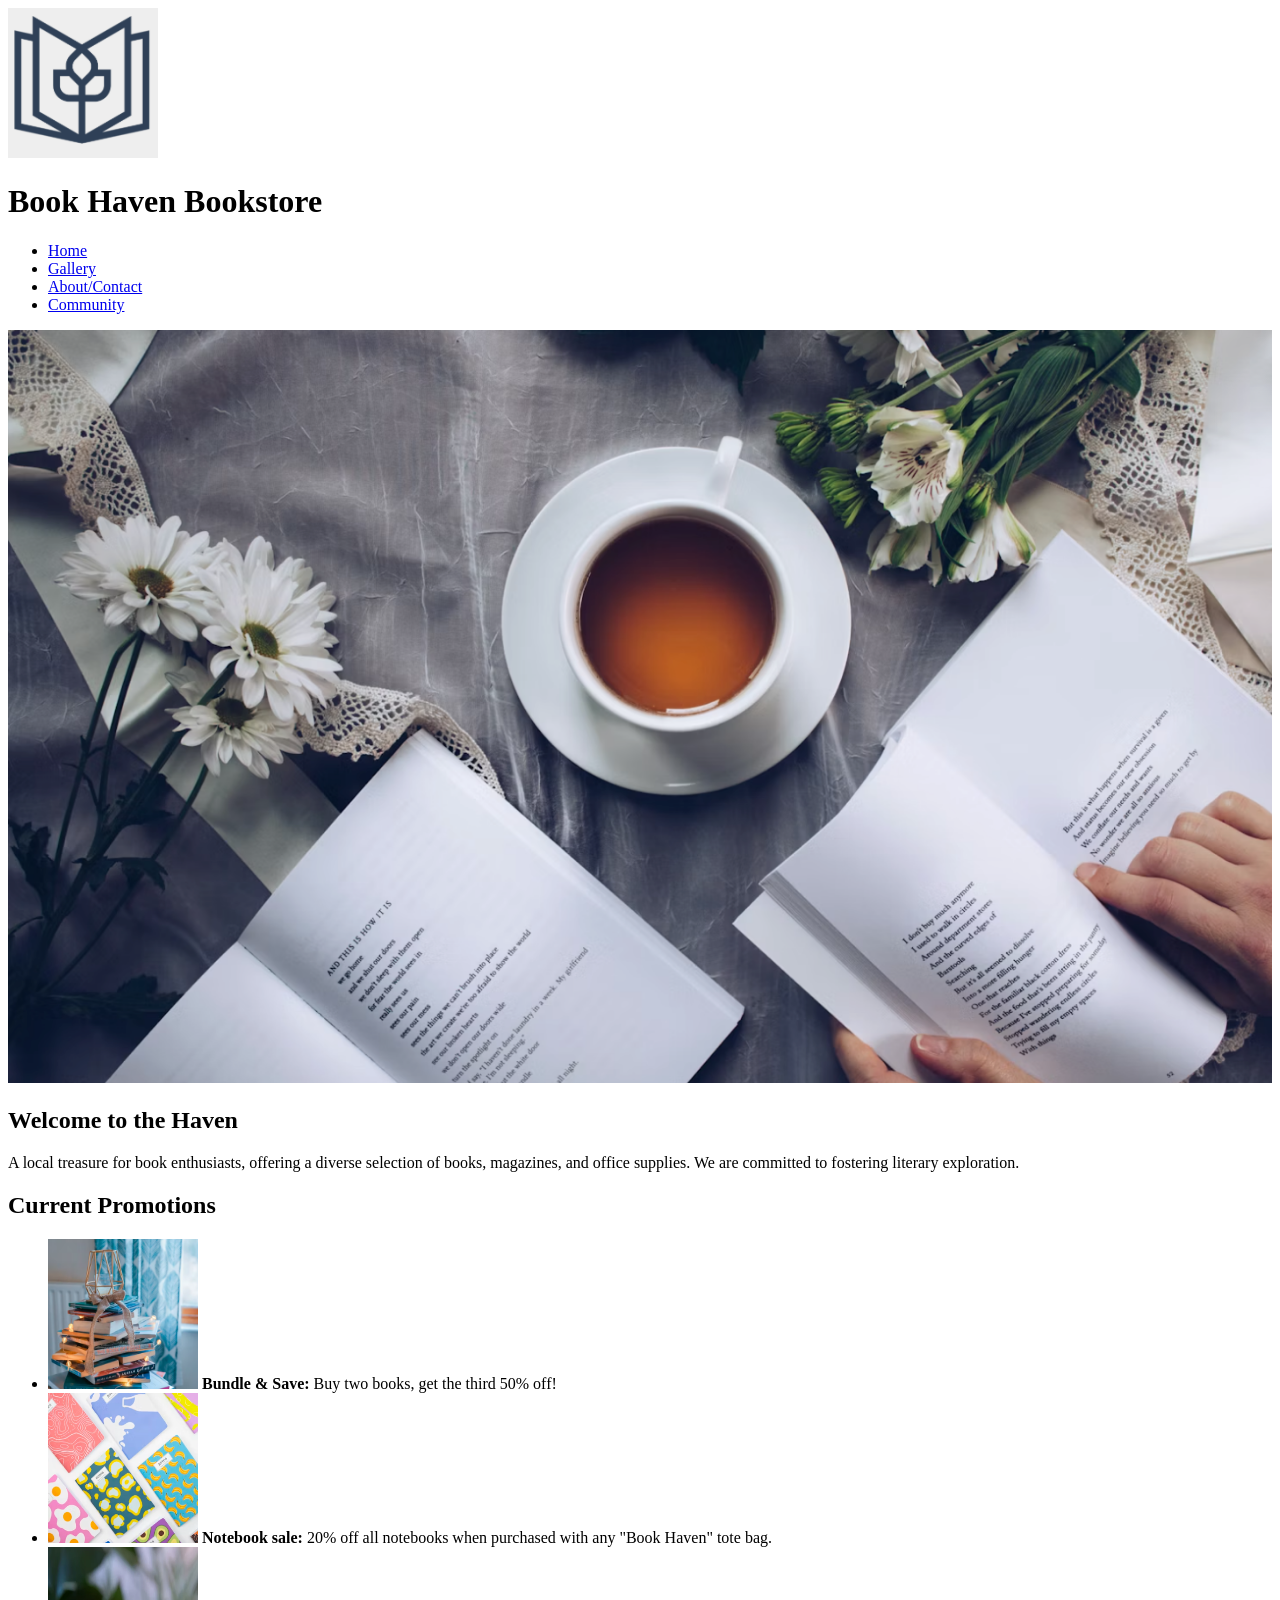
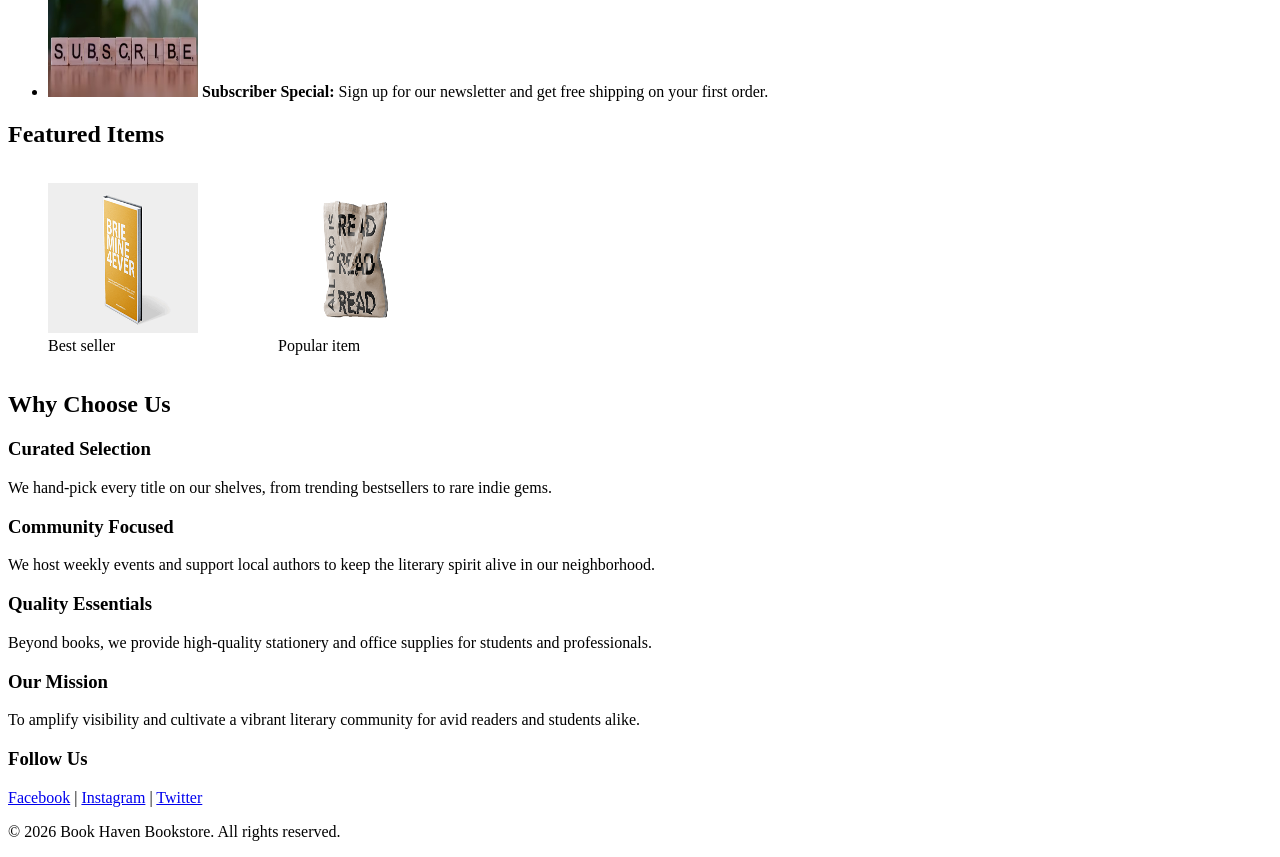
<file: touchstone_2.1/src/index.html>
<!doctype html>
<html lang="en">
  <head>
    <meta charset="UTF-8" />
    <title>Home - Book Haven Bookstore</title>
  </head>
  <body>
    <header>
      <img src="assets/shared/logo.png" alt="Logo" width="150" />
      <h1>Book Haven Bookstore</h1>
      <nav>
        <ul>
          <li><a href="index.html">Home</a></li>
          <li><a href="gallery.html">Gallery</a></li>
          <li><a href="about.html">About/Contact</a></li>
          <li><a href="community.html">Community</a></li>
        </ul>
      </nav>
    </header>

    <main>
      <section>
        <img src="assets/home/welcome.png" alt="Logo" width="100%" />
        <h2>Welcome to the Haven</h2>
        <p>
          A local treasure for book enthusiasts, offering a diverse selection of
          books, magazines, and office supplies. We are committed to fostering
          literary exploration.
        </p>
      </section>

      <section>
        <h2>Current Promotions</h2>
        <ul>
          <li>
            <img
              src="assets/home/bundle.png"
              alt="Logo"
              width="150"
              height="150"
            />
            <strong>Bundle & Save:</strong> Buy two books, get the third 50%
            off!
          </li>
          <li>
            <img
              src="assets/home/notebooks.png"
              alt="Logo"
              width="150"
              height="150"
            />
            <strong>Notebook sale:</strong> 20% off all notebooks when purchased
            with any "Book Haven" tote bag.
          </li>
          <li>
            <img
              src="assets/home/subscription.png"
              alt="Logo"
              width="150"
              height="150"
            />
            <strong>Subscriber Special:</strong> Sign up for our newsletter and
            get free shipping on your first order.
          </li>
        </ul>
      </section>

      <section>
        <h2>Featured Items</h2>
        <div style="display: flex">
          <figure>
            <img
              src="assets/gallery/book1.png"
              alt="book 1"
              width="150"
              height="150"
            />
            <figcaption>Best seller</figcaption>
          </figure>
          <figure>
            <img
              src="assets/gallery/toteBag.png"
              alt="All I Do Is Read Tote Bag"
              width="150"
              height="150"
            />
            <figcaption>Popular item</figcaption>
          </figure>
        </div>
      </section>

      <section>
        <h2>Why Choose Us</h2>
        <div>
          <h3>Curated Selection</h3>
          <p>
            We hand-pick every title on our shelves, from trending bestsellers
            to rare indie gems.
          </p>
        </div>
        <div>
          <h3>Community Focused</h3>
          <p>
            We host weekly events and support local authors to keep the literary
            spirit alive in our neighborhood.
          </p>
        </div>
        <div>
          <h3>Quality Essentials</h3>
          <p>
            Beyond books, we provide high-quality stationery and office supplies
            for students and professionals.
          </p>
        </div>
      </section>

      <section>
        <h3>Our Mission</h3>
        <p>
          To amplify visibility and cultivate a vibrant literary community for
          avid readers and students alike.
        </p>
      </section>
    </main>

    <footer>
      <section>
        <h3>Follow Us</h3>
        <p>
          <a href="https://facebook.com">Facebook</a> |
          <a href="https://instagram.com">Instagram</a> |
          <a href="https://twitter.com">Twitter</a>
        </p>
      </section>
      <p>&copy; 2026 Book Haven Bookstore. All rights reserved.</p>
    </footer>
  </body>
</html>
</file>
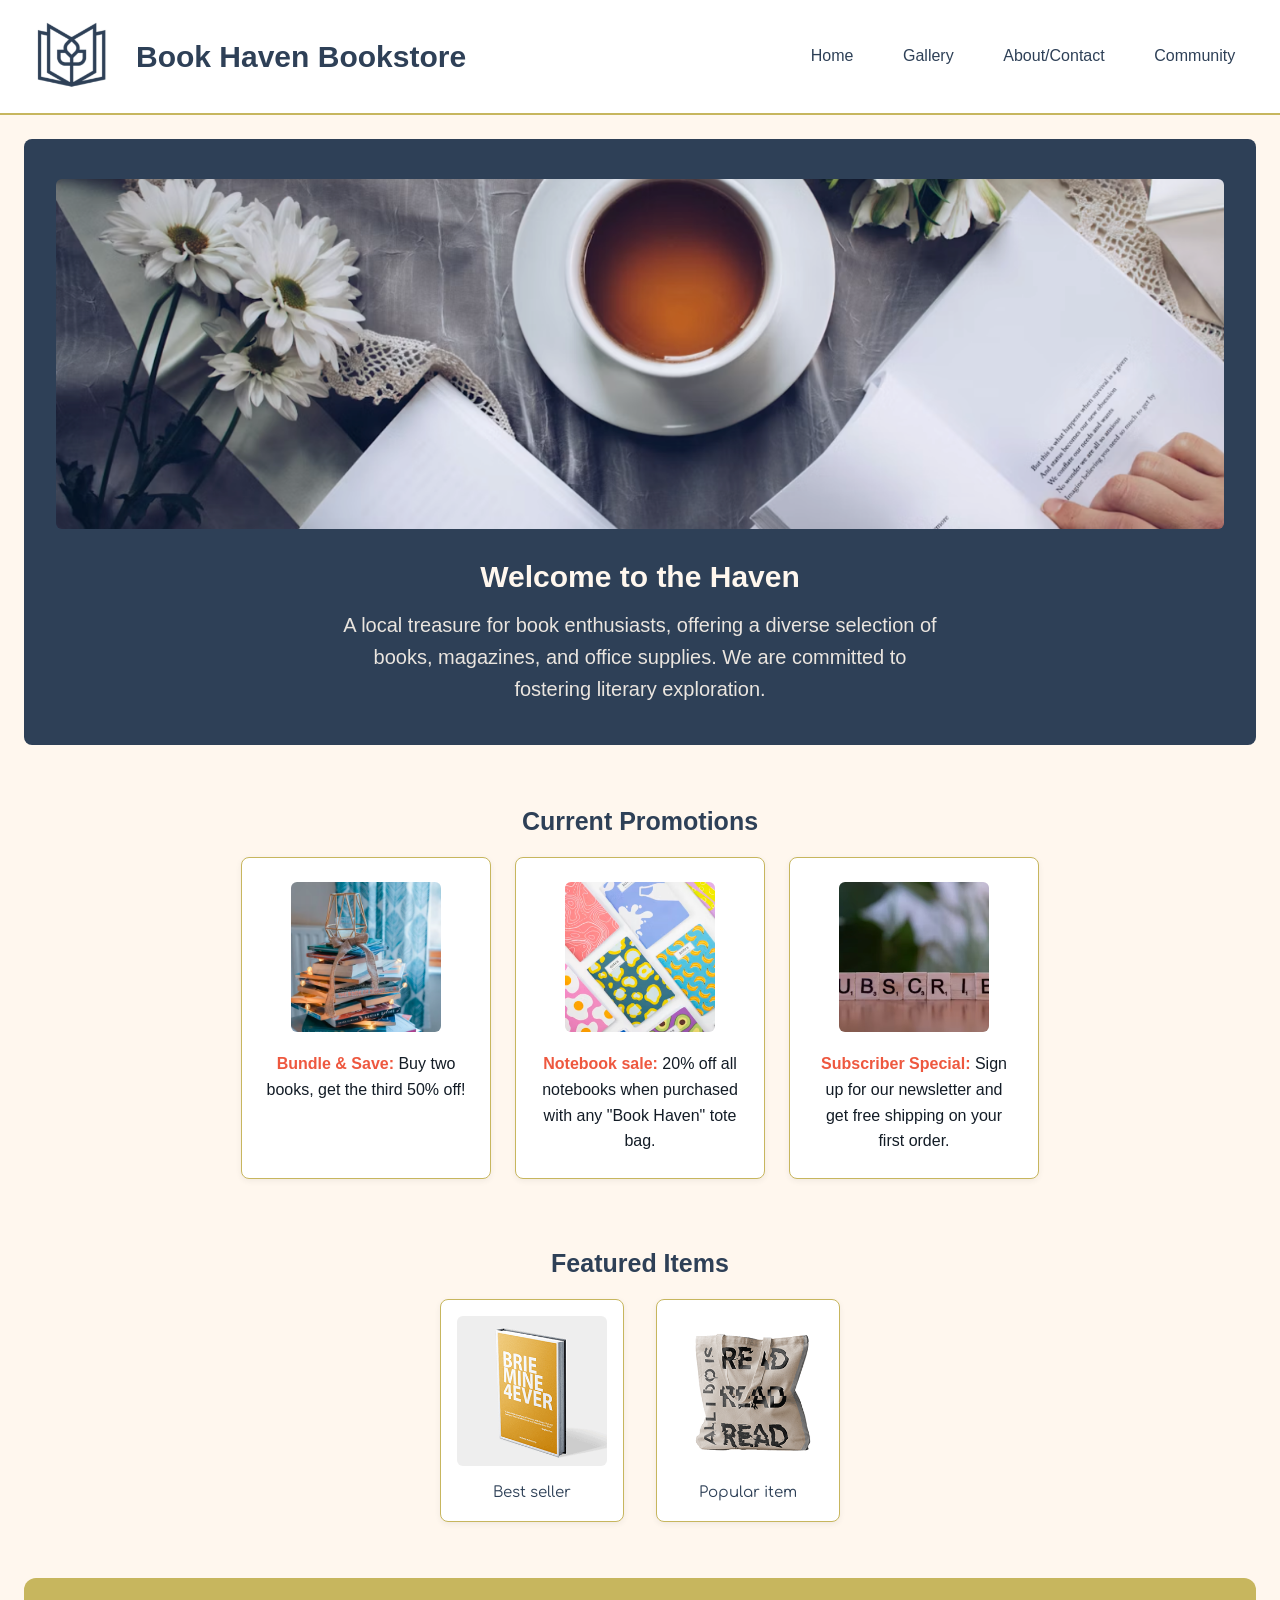
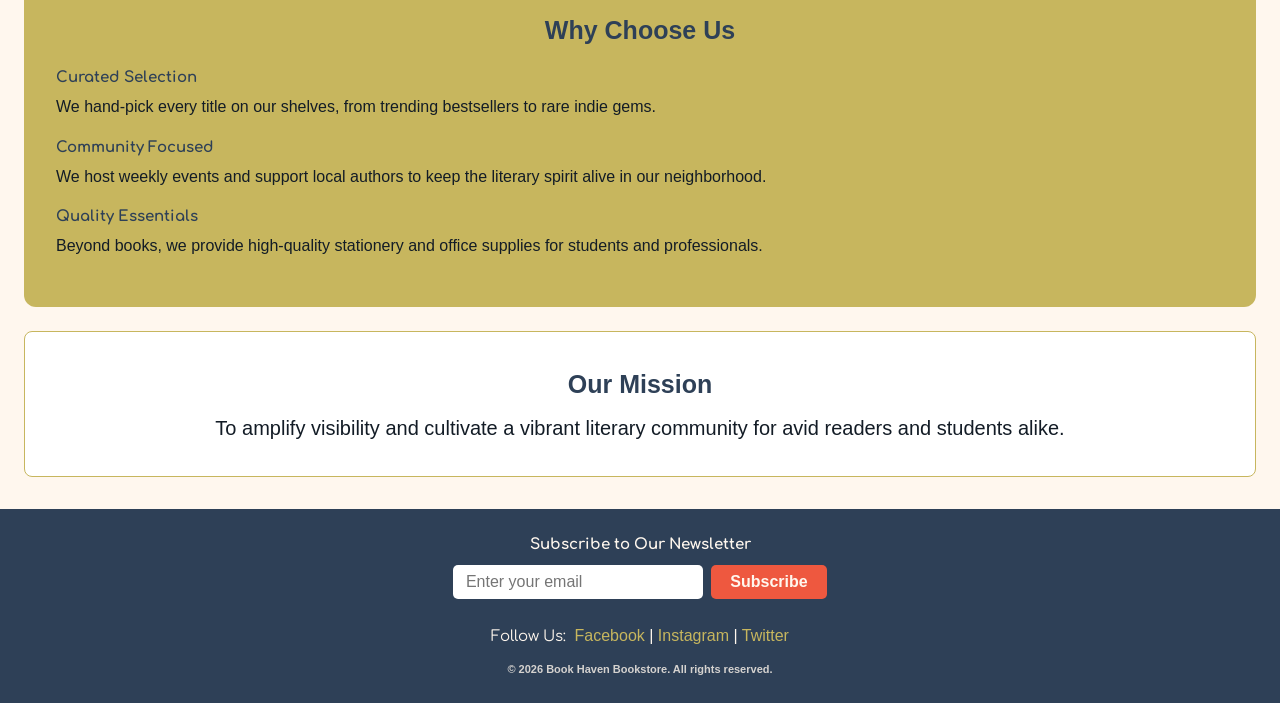
<file: touchstone_2.2/src/index.html>
<!doctype html>
<html lang="en">
  <head>
    <meta charset="UTF-8" />
    <meta name="viewport" content="width=device-width, initial-scale=1.0" />
    <title>Home - Book Haven Bookstore</title>
    <link rel="stylesheet" href="index.css" />
  </head>
  <body>
    <header class="site-header">
      <img src="assets/shared/logo.png" alt="Book Haven Bookstore logo" width="150" />
      <h1 class="site-title">Book Haven Bookstore</h1>
      <nav class="site-nav" aria-label="Main navigation">
        <ul class="nav-list">
          <li><a href="index.html" aria-current="page">Home</a></li>
          <li><a href="gallery.html">Gallery</a></li>
          <li><a href="about.html">About/Contact</a></li>
          <li><a href="community.html">Community</a></li>
        </ul>
      </nav>
    </header>

    <main>
      <section class="hero">
        <img src="assets/home/welcome.png" alt="Welcome banner for Book Haven Bookstore" width="100%" />
        <h2 class="hero-heading">Welcome to the Haven</h2>
        <p class="hero-text">
          A local treasure for book enthusiasts, offering a diverse selection of
          books, magazines, and office supplies. We are committed to fostering
          literary exploration.
        </p>
      </section>

      <section class="promotions">
        <h2 class="section-title">Current Promotions</h2>
        <ul class="promo-list">
          <li class="promo-card">
            <img
              src="assets/home/bundle.png"
              alt="Stack of bundled books"
              width="150"
              height="150"
            />
            <strong>Bundle & Save:</strong> Buy two books, get the third 50%
            off!
          </li>
          <li class="promo-card">
            <img
              src="assets/home/notebooks.png"
              alt="Assorted notebooks on display"
              width="150"
              height="150"
            />
            <strong>Notebook sale:</strong> 20% off all notebooks when purchased
            with any "Book Haven" tote bag.
          </li>
          <li class="promo-card">
            <img
              src="assets/home/subscription.png"
              alt="Newsletter subscription sign-up"
              width="150"
              height="150"
            />
            <strong>Subscriber Special:</strong> Sign up for our newsletter and
            get free shipping on your first order.
          </li>
        </ul>
      </section>

      <section class="featured">
        <h2 class="section-title">Featured Items</h2>
        <div class="featured-grid">
          <figure class="featured-card">
            <img
              src="assets/gallery/book1.png"
              alt="book 1"
              width="150"
              height="150"
            />
            <figcaption>Best seller</figcaption>
          </figure>
          <figure class="featured-card">
            <img
              src="assets/gallery/toteBag.png"
              alt="All I Do Is Read Tote Bag"
              width="150"
              height="150"
            />
            <figcaption>Popular item</figcaption>
          </figure>
        </div>
      </section>

      <section class="why-us">
        <h2 class="section-title">Why Choose Us</h2>
        <div class="why-us-item">
          <h3>Curated Selection</h3>
          <p>
            We hand-pick every title on our shelves, from trending bestsellers
            to rare indie gems.
          </p>
        </div>
        <div class="why-us-item">
          <h3>Community Focused</h3>
          <p>
            We host weekly events and support local authors to keep the literary
            spirit alive in our neighborhood.
          </p>
        </div>
        <div class="why-us-item">
          <h3>Quality Essentials</h3>
          <p>
            Beyond books, we provide high-quality stationery and office supplies
            for students and professionals.
          </p>
        </div>
      </section>

      <section class="mission">
        <h3 class="mission-heading">Our Mission</h3>
        <p class="mission-text">
          To amplify visibility and cultivate a vibrant literary community for
          avid readers and students alike.
        </p>
      </section>
    </main>

    <footer class="site-footer">
      <section class="footer-subscribe">
        <h3>Subscribe to Our Newsletter</h3>
        <form class="subscribe-form" action="#" method="post">
          <input type="email" name="email" placeholder="Enter your email" required />
          <button type="submit">Subscribe</button>
        </form>
      </section>
      <p class="footer-socials">
        <strong>Follow Us:</strong>
        <a href="https://facebook.com">Facebook</a> |
        <a href="https://instagram.com">Instagram</a> |
        <a href="https://twitter.com">Twitter</a>
      </p>
      <p class="footer-copy">&copy; 2026 Book Haven Bookstore. All rights reserved.</p>
    </footer>
  </body>
</html>
</file>
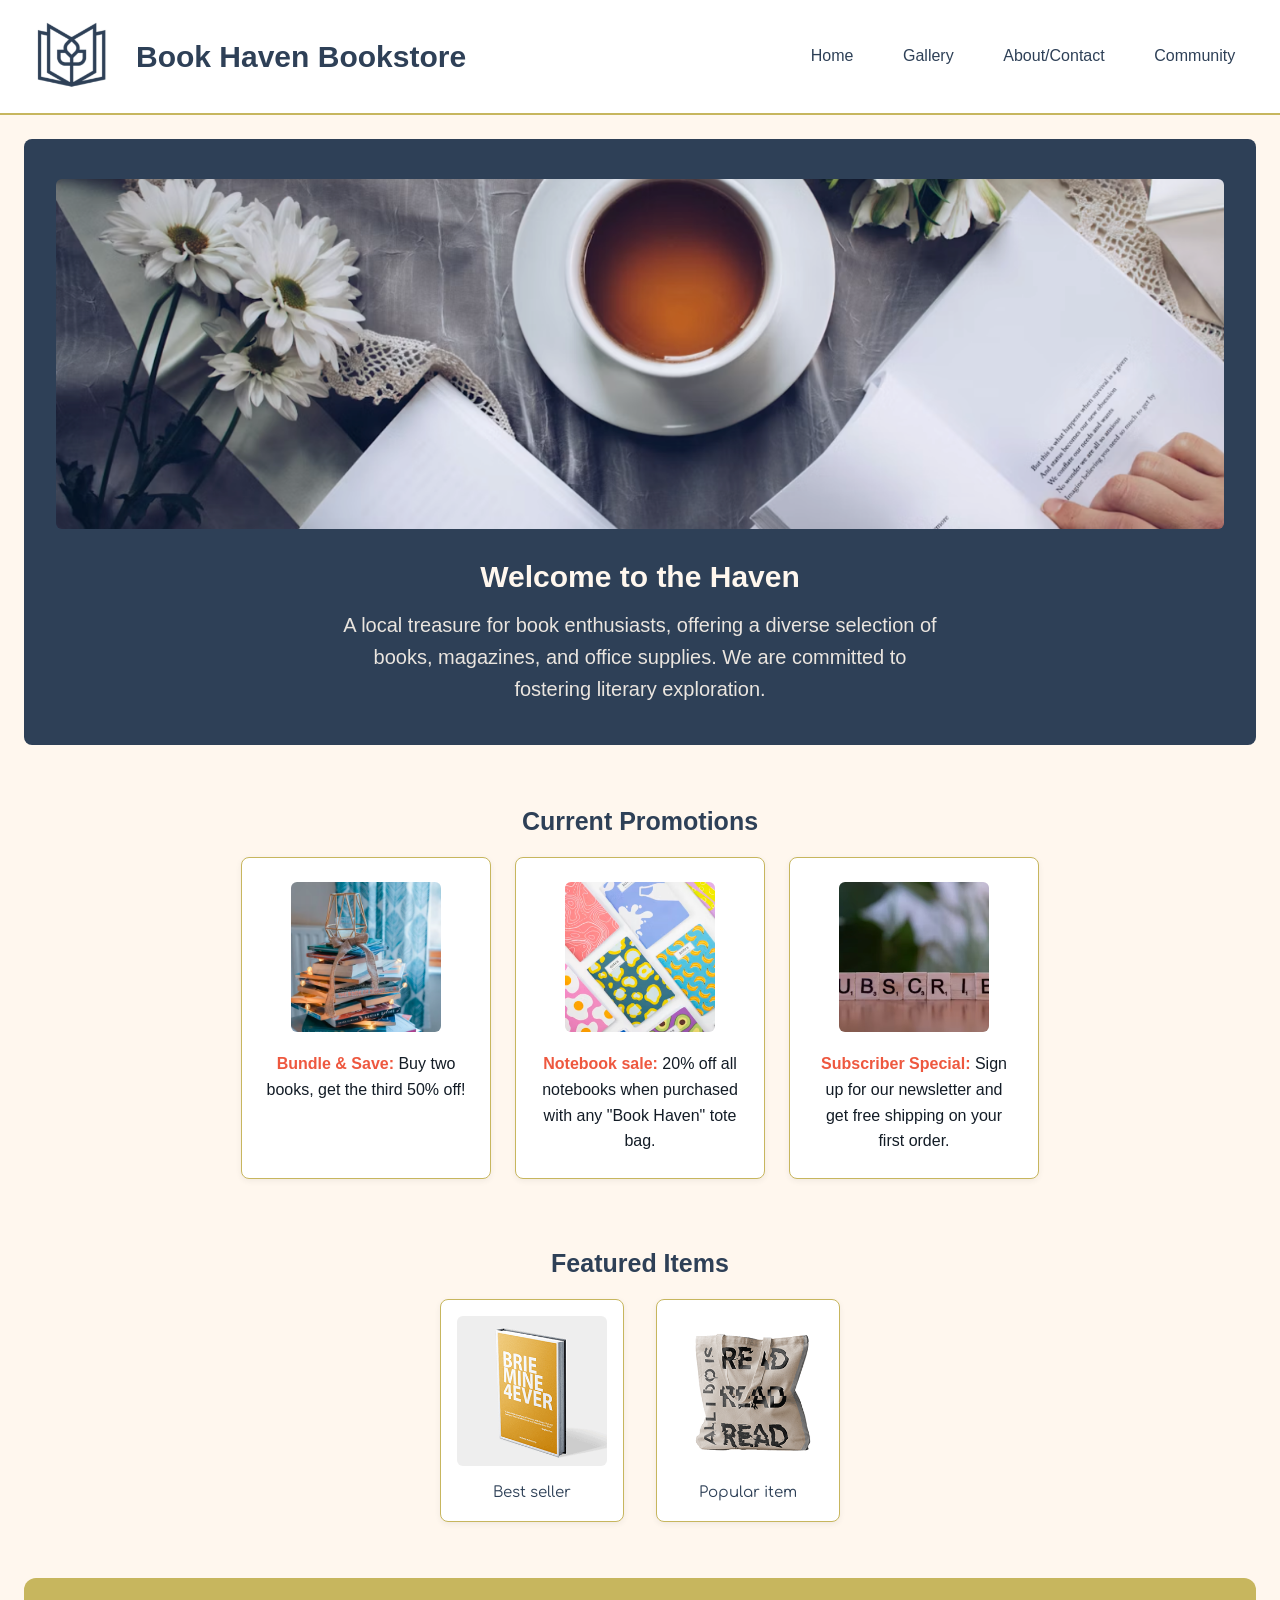
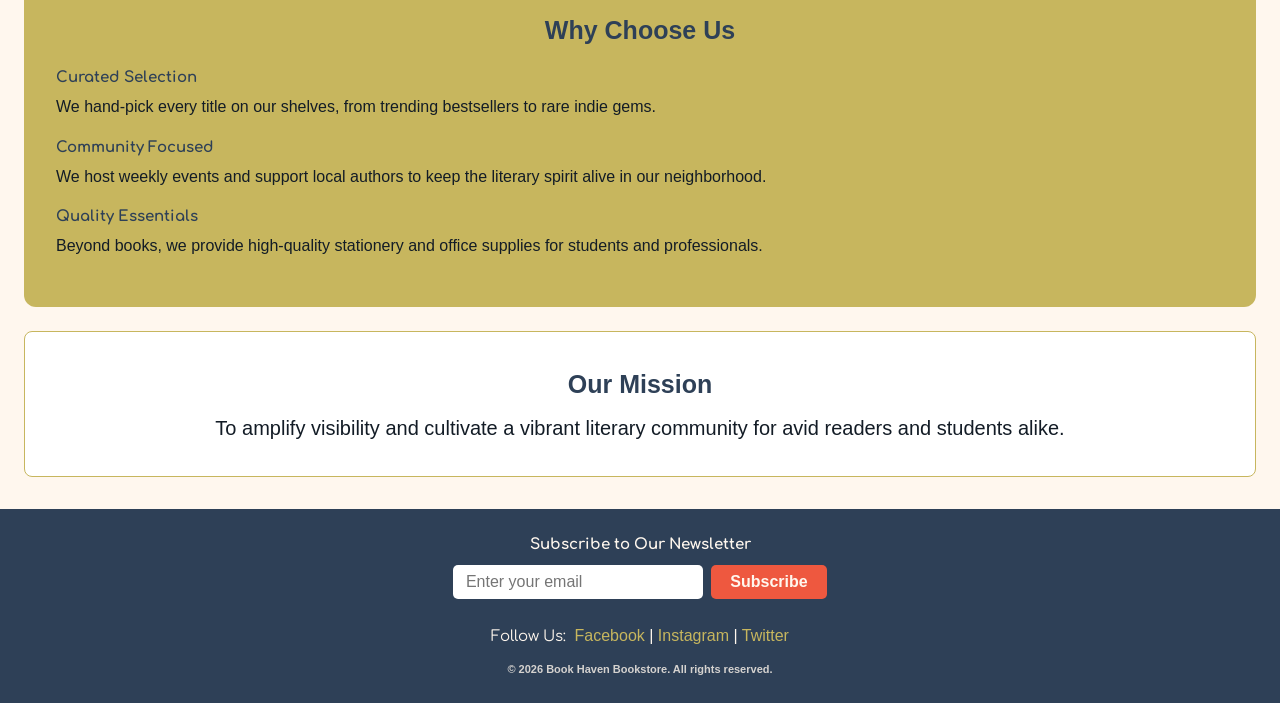
<file: touchstone_3.1/src/index.html>
<!doctype html>
<html lang="en">
  <head>
    <meta charset="UTF-8" />
    <meta name="viewport" content="width=device-width, initial-scale=1.0" />
    <title>Home - Book Haven Bookstore</title>
    <link rel="stylesheet" href="index.css" />
  </head>
  <body>
    <header class="site-header">
      <img src="assets/shared/logo.png" alt="Book Haven Bookstore logo" width="150" />
      <h1 class="site-title">Book Haven Bookstore</h1>
      <nav class="site-nav" aria-label="Main navigation">
        <ul class="nav-list">
          <li><a href="index.html" aria-current="page">Home</a></li>
          <li><a href="gallery.html">Gallery</a></li>
          <li><a href="about.html">About/Contact</a></li>
          <li><a href="community.html">Community</a></li>
        </ul>
      </nav>
    </header>

    <main>
      <section class="hero">
        <img src="assets/home/welcome.png" alt="Welcome banner for Book Haven Bookstore" width="100%" />
        <h2 class="hero-heading">Welcome to the Haven</h2>
        <p class="hero-text">
          A local treasure for book enthusiasts, offering a diverse selection of
          books, magazines, and office supplies. We are committed to fostering
          literary exploration.
        </p>
      </section>

      <section class="promotions">
        <h2 class="section-title">Current Promotions</h2>
        <ul class="promo-list">
          <li class="promo-card">
            <img
              src="assets/home/bundle.png"
              alt="Stack of bundled books"
              width="150"
              height="150"
            />
            <strong>Bundle & Save:</strong> Buy two books, get the third 50%
            off!
          </li>
          <li class="promo-card">
            <img
              src="assets/home/notebooks.png"
              alt="Assorted notebooks on display"
              width="150"
              height="150"
            />
            <strong>Notebook sale:</strong> 20% off all notebooks when purchased
            with any "Book Haven" tote bag.
          </li>
          <li class="promo-card">
            <img
              src="assets/home/subscription.png"
              alt="Newsletter subscription sign-up"
              width="150"
              height="150"
            />
            <strong>Subscriber Special:</strong> Sign up for our newsletter and
            get free shipping on your first order.
          </li>
        </ul>
      </section>

      <section class="featured">
        <h2 class="section-title">Featured Items</h2>
        <div class="featured-grid">
          <figure class="featured-card">
            <img
              src="assets/gallery/book1.png"
              alt="book 1"
              width="150"
              height="150"
            />
            <figcaption>Best seller</figcaption>
          </figure>
          <figure class="featured-card">
            <img
              src="assets/gallery/toteBag.png"
              alt="All I Do Is Read Tote Bag"
              width="150"
              height="150"
            />
            <figcaption>Popular item</figcaption>
          </figure>
        </div>
      </section>

      <section class="why-us">
        <h2 class="section-title">Why Choose Us</h2>
        <div class="why-us-item">
          <h3>Curated Selection</h3>
          <p>
            We hand-pick every title on our shelves, from trending bestsellers
            to rare indie gems.
          </p>
        </div>
        <div class="why-us-item">
          <h3>Community Focused</h3>
          <p>
            We host weekly events and support local authors to keep the literary
            spirit alive in our neighborhood.
          </p>
        </div>
        <div class="why-us-item">
          <h3>Quality Essentials</h3>
          <p>
            Beyond books, we provide high-quality stationery and office supplies
            for students and professionals.
          </p>
        </div>
      </section>

      <section class="mission">
        <h3 class="mission-heading">Our Mission</h3>
        <p class="mission-text">
          To amplify visibility and cultivate a vibrant literary community for
          avid readers and students alike.
        </p>
      </section>
    </main>

    <footer class="site-footer">
      <section class="footer-subscribe">
        <h3>Subscribe to Our Newsletter</h3>
        <form class="subscribe-form" action="#" method="post">
          <input type="email" name="email" placeholder="Enter your email" required />
          <button type="submit">Subscribe</button>
        </form>
      </section>
      <p class="footer-socials">
        <strong>Follow Us:</strong>
        <a href="https://facebook.com">Facebook</a> |
        <a href="https://instagram.com">Instagram</a> |
        <a href="https://twitter.com">Twitter</a>
      </p>
      <p class="footer-copy">&copy; 2026 Book Haven Bookstore. All rights reserved.</p>
    </footer>
    <script>
      document.querySelector(".subscribe-form").addEventListener("submit", function (e) {
        e.preventDefault();
        alert("Thank you for subscribing.");
      });
    </script>
  </body>
</html>
</file>
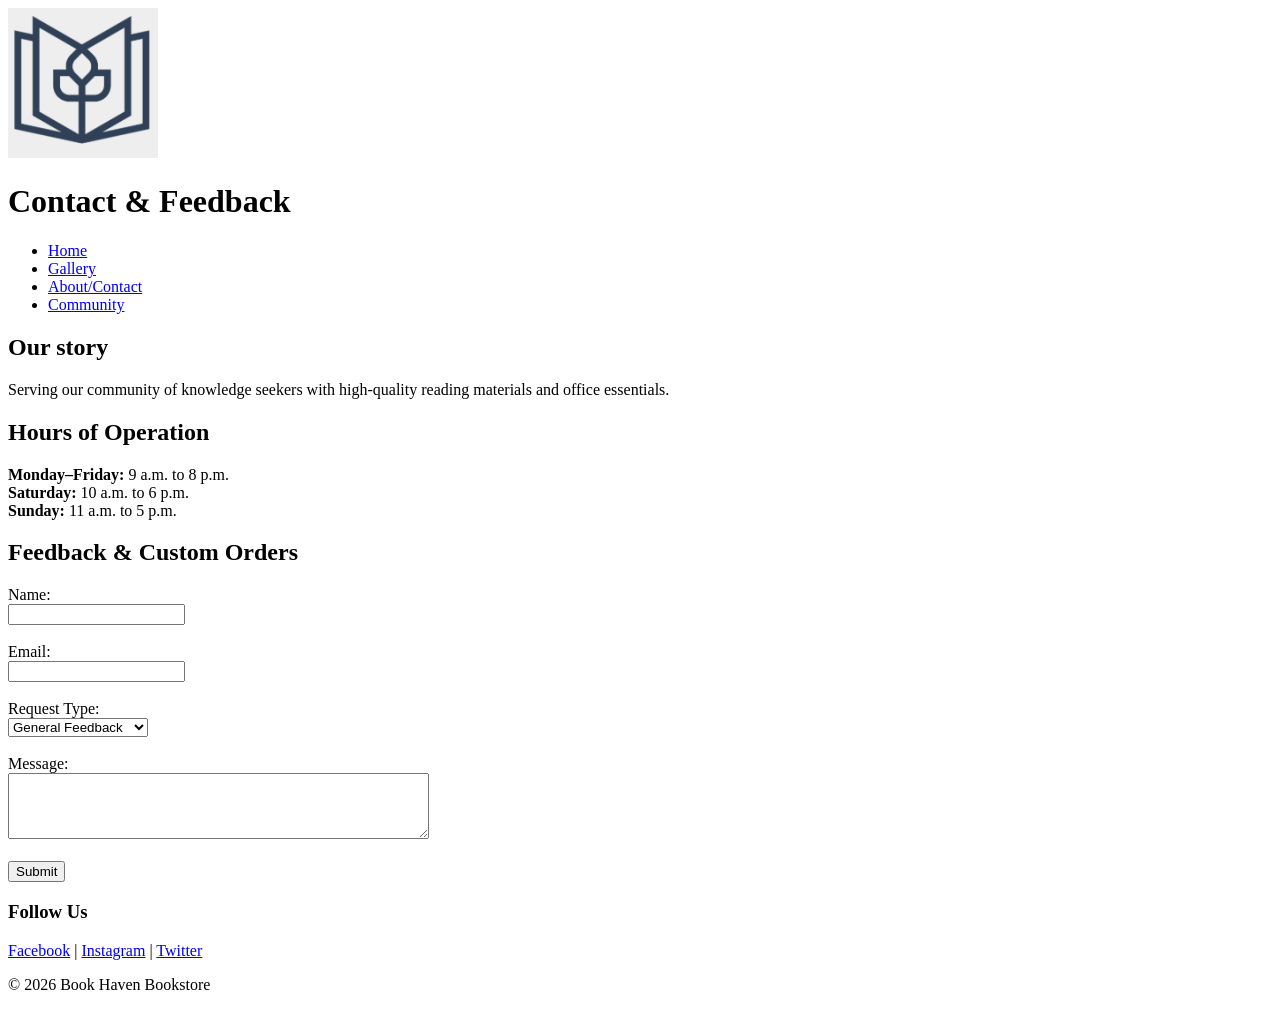
<file: touchstone_2.1/src/about.html>
<!doctype html>
<html lang="en">
  <head>
    <meta charset="UTF-8" />
    <title>Contact Us - Book Haven Bookstore</title>
  </head>
  <body>
    <header>
      <img src="assets/shared/logo.png" alt="Logo" width="150" />
      <h1>Contact & Feedback</h1>
      <nav>
        <ul>
          <li><a href="index.html">Home</a></li>
          <li><a href="gallery.html">Gallery</a></li>
          <li><a href="about.html">About/Contact</a></li>
          <li><a href="community.html">Community</a></li>
        </ul>
      </nav>
    </header>

    <main>
      <section>
        <h2>Our story</h2>
        <p>
          Serving our community of knowledge seekers with high-quality reading
          materials and office essentials.
        </p>
      </section>
      <section>
        <h2>Hours of Operation</h2>
        <p>
          <strong>Monday–Friday:</strong> 9 a.m. to 8 p.m.<br />
          <strong>Saturday:</strong> 10 a.m. to 6 p.m.<br />
          <strong>Sunday:</strong> 11 a.m. to 5 p.m.
        </p>
      </section>

      <section>
        <h2>Feedback & Custom Orders</h2>
        <form action="#" method="post">
          <label for="name">Name:</label><br />
          <input type="text" id="name" name="name" required /><br /><br />

          <label for="email">Email:</label><br />
          <input type="email" id="email" name="email" required /><br /><br />

          <label for="request_type">Request Type:</label><br />
          <select id="request_type" name="request_type">
            <option value="feedback">General Feedback</option>
            <option value="order">Custom Book Order</option></select
          ><br /><br />

          <label for="message">Message:</label><br />
          <textarea id="message" name="message" rows="4" cols="50"></textarea
          ><br /><br />

          <input type="submit" value="Submit" />
        </form>
      </section>
    </main>

    <footer>
      <section>
        <h3>Follow Us</h3>
        <p>
          <a href="https://facebook.com">Facebook</a> |
          <a href="https://instagram.com">Instagram</a> |
          <a href="https://twitter.com">Twitter</a>
        </p>
      </section>
      <p>&copy; 2026 Book Haven Bookstore</p>
    </footer>
  </body>
</html>
</file>
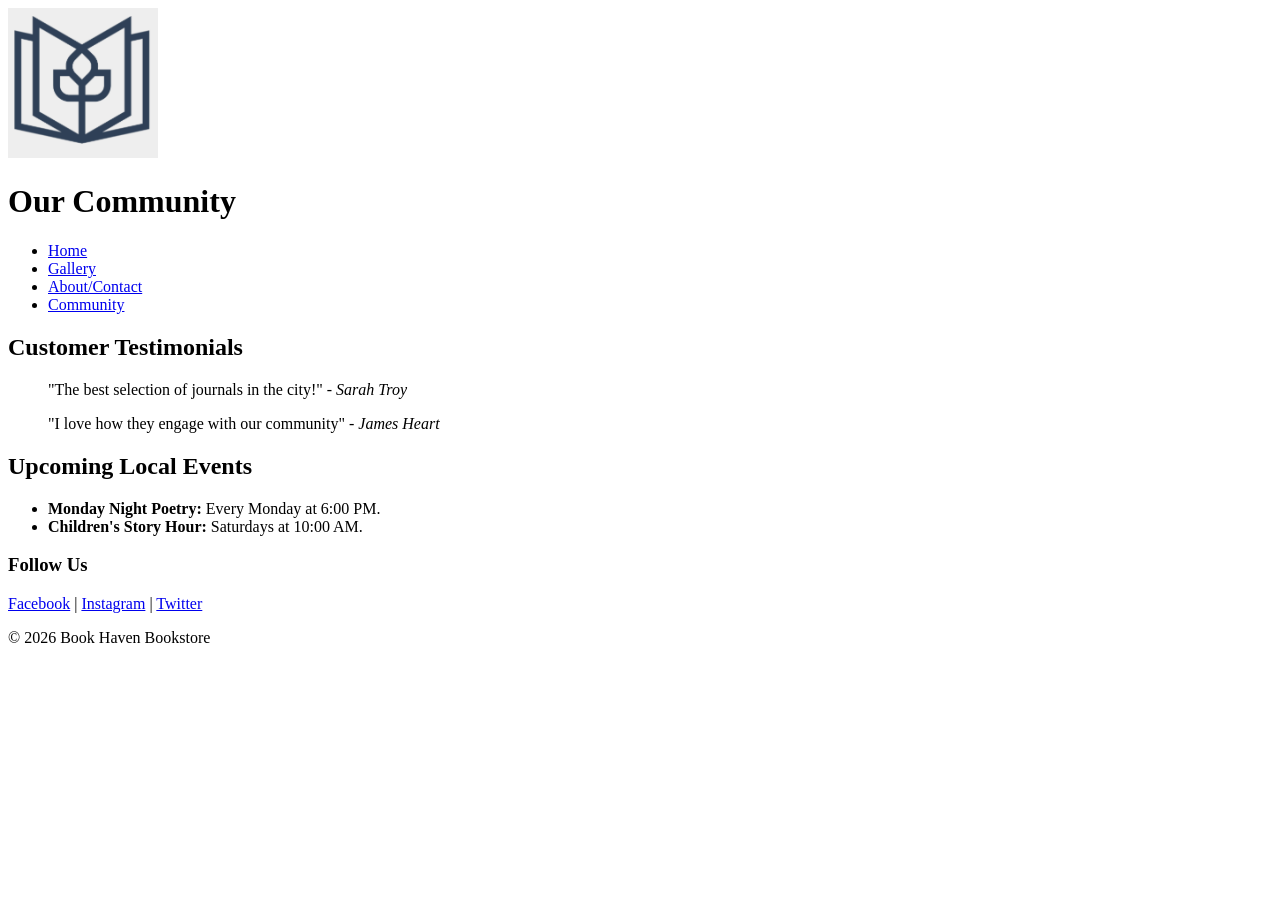
<file: touchstone_2.1/src/community.html>
<!doctype html>
<html lang="en">
  <head>
    <meta charset="UTF-8" />
    <title>Community - Book Haven Bookstore</title>
  </head>
  <body>
    <header>
      <img src="assets/shared/logo.png" alt="Logo" width="150" />
      <h1>Our Community</h1>
      <nav>
        <ul>
          <li><a href="index.html">Home</a></li>
          <li><a href="gallery.html">Gallery</a></li>
          <li><a href="about.html">About/Contact</a></li>
          <li><a href="community.html">Community</a></li>
        </ul>
      </nav>
    </header>

    <main>
      <section>
        <h2>Customer Testimonials</h2>
        <blockquote>
          "The best selection of journals in the city!" -
          <em>Sarah Troy</em>
        </blockquote>
        <blockquote>
          "I love how they engage with our community" -
          <em>James Heart</em>
        </blockquote>
      </section>
      <section>
        <h2>Upcoming Local Events</h2>
        <ul>
          <li>
            <strong>Monday Night Poetry:</strong> Every Monday at 6:00 PM.
          </li>
          <li>
            <strong>Children's Story Hour:</strong> Saturdays at 10:00 AM.
          </li>
        </ul>
      </section>
    </main>

    <footer>
      <section>
        <h3>Follow Us</h3>
        <p>
          <a href="https://facebook.com">Facebook</a> |
          <a href="https://instagram.com">Instagram</a> |
          <a href="https://twitter.com">Twitter</a>
        </p>
      </section>
      <p>&copy; 2026 Book Haven Bookstore</p>
    </footer>
  </body>
</html>
</file>
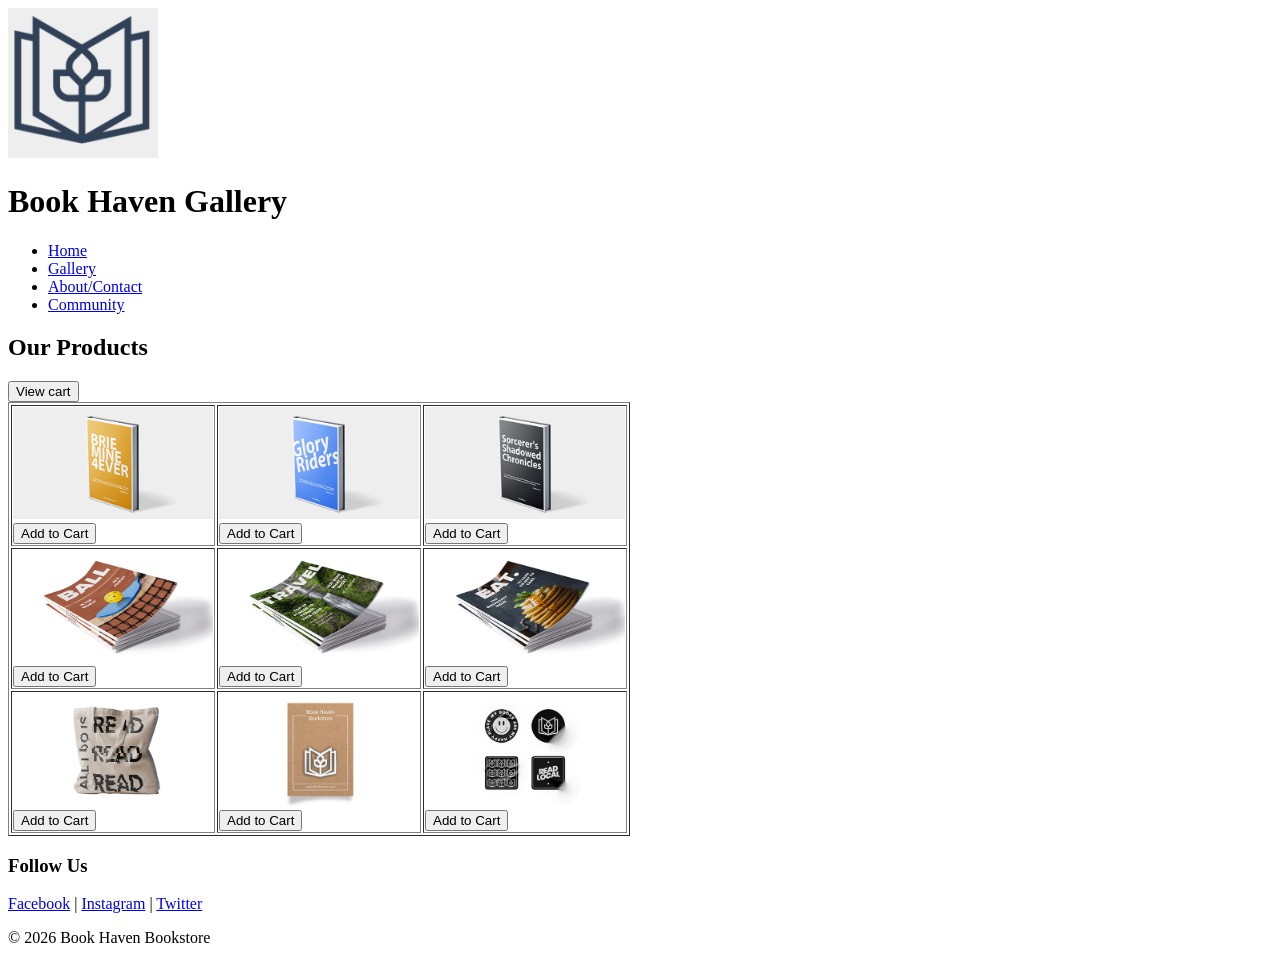
<file: touchstone_2.1/src/gallery.html>
<!doctype html>
<html lang="en">
  <head>
    <meta charset="UTF-8" />
    <title>Gallery - Book Haven Bookstore</title>
  </head>
  <body>
    <header>
      <img src="assets/shared/logo.png" alt="Logo" width="150" />
      <h1>Book Haven Gallery</h1>
      <nav>
        <ul>
          <li><a href="index.html">Home</a></li>
          <li><a href="gallery.html">Gallery</a></li>
          <li><a href="about.html">About/Contact</a></li>
          <li><a href="community.html">Community</a></li>
        </ul>
      </nav>
    </header>

    <main>
      <h2>Our Products</h2>
      <button>View cart</button>
      <table border="1">
        <tr>
          <td>
            <img
              src="assets/gallery/book1.png"
              alt="Book 1"
              width="200"
            /><br />
            <button>Add to Cart</button>
          </td>
          <td>
            <img
              src="assets/gallery/book2.png"
              alt="Book 2"
              width="200"
            /><br />
            <button>Add to Cart</button>
          </td>
          <td>
            <img
              src="assets/gallery/book3.png"
              alt="Book 3"
              width="200"
            /><br />
            <button>Add to Cart</button>
          </td>
        </tr>
        <tr>
          <td>
            <img
              src="assets/gallery/magazine1.png"
              alt="Magazine 1"
              width="200"
            /><br />
            <button>Add to Cart</button>
          </td>
          <td>
            <img
              src="assets/gallery/magazine2.png"
              alt="Magazine 2"
              width="200"
            /><br />
            <button>Add to Cart</button>
          </td>
          <td>
            <img
              src="assets/gallery/magazine3.png"
              alt="Magazine 3"
              width="200"
            /><br />
            <button>Add to Cart</button>
          </td>
        </tr>
        <tr>
          <td>
            <img
              src="assets/gallery/toteBag.png"
              alt="Tote Bag"
              width="200"
            /><br />
            <button>Add to Cart</button>
          </td>
          <td>
            <img
              src="assets/gallery/notebook.png"
              alt="Notebook"
              width="200"
            /><br />
            <button>Add to Cart</button>
          </td>
          <td>
            <img
              src="assets/gallery/stickers.png"
              alt="Sticker"
              width="200"
            /><br />
            <button>Add to Cart</button>
          </td>
        </tr>
      </table>
    </main>

    <footer>
      <section>
        <h3>Follow Us</h3>
        <p>
          <a href="https://facebook.com">Facebook</a> |
          <a href="https://instagram.com">Instagram</a> |
          <a href="https://twitter.com">Twitter</a>
        </p>
      </section>
      <p>&copy; 2026 Book Haven Bookstore</p>
    </footer>
  </body>
</html>
</file>
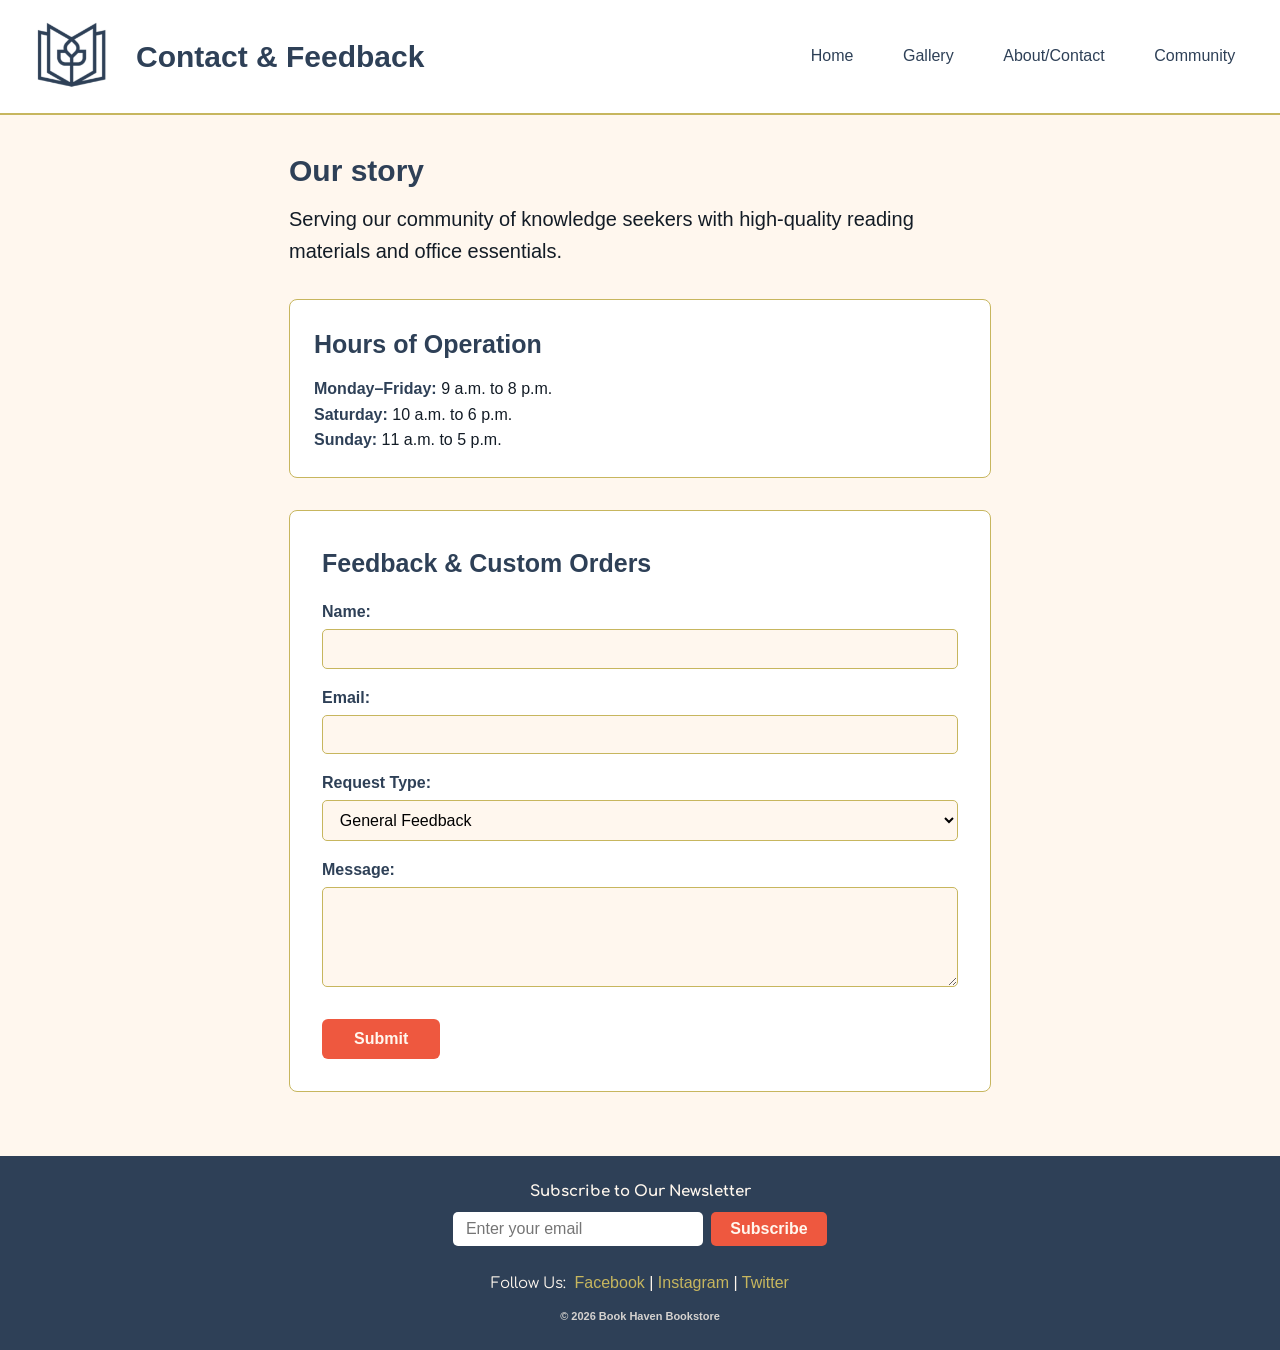
<file: touchstone_2.2/src/about.html>
<!doctype html>
<html lang="en">
  <head>
    <meta charset="UTF-8" />
    <meta name="viewport" content="width=device-width, initial-scale=1.0" />
    <title>Contact Us - Book Haven Bookstore</title>
    <link rel="stylesheet" href="about.css" />
  </head>
  <body>
    <header class="site-header">
      <img src="assets/shared/logo.png" alt="Book Haven Bookstore logo" width="150" />
      <h1 class="site-title">Contact & Feedback</h1>
      <nav class="site-nav" aria-label="Main navigation">
        <ul class="nav-list">
          <li><a href="index.html">Home</a></li>
          <li><a href="gallery.html">Gallery</a></li>
          <li><a href="about.html" aria-current="page">About/Contact</a></li>
          <li><a href="community.html">Community</a></li>
        </ul>
      </nav>
    </header>

    <main class="about-main">
      <section class="our-story">
        <h2 class="section-title-lg">Our story</h2>
        <p class="story-text">
          Serving our community of knowledge seekers with high-quality reading
          materials and office essentials.
        </p>
      </section>
      <section class="hours">
        <h2 class="section-title">Hours of Operation</h2>
        <p>
          <strong>Monday–Friday:</strong> 9 a.m. to 8 p.m.<br />
          <strong>Saturday:</strong> 10 a.m. to 6 p.m.<br />
          <strong>Sunday:</strong> 11 a.m. to 5 p.m.
        </p>
      </section>

      <section class="feedback-form">
        <h2 class="section-title">Feedback & Custom Orders</h2>
        <form action="#" method="post">
          <label for="name">Name:</label><br />
          <input type="text" id="name" name="name" required /><br /><br />

          <label for="email">Email:</label><br />
          <input type="email" id="email" name="email" required /><br /><br />

          <label for="request_type">Request Type:</label><br />
          <select id="request_type" name="request_type">
            <option value="feedback">General Feedback</option>
            <option value="order">Custom Book Order</option></select
          ><br /><br />

          <label for="message">Message:</label><br />
          <textarea id="message" name="message" rows="4" cols="50"></textarea
          ><br /><br />

          <input class="btn-submit" type="submit" value="Submit" />
        </form>
      </section>
    </main>

    <footer class="site-footer">
      <section class="footer-subscribe">
        <h3>Subscribe to Our Newsletter</h3>
        <form class="subscribe-form" action="#" method="post">
          <input type="email" name="email" placeholder="Enter your email" required />
          <button type="submit">Subscribe</button>
        </form>
      </section>
      <p class="footer-socials">
        <strong>Follow Us:</strong>
        <a href="https://facebook.com">Facebook</a> |
        <a href="https://instagram.com">Instagram</a> |
        <a href="https://twitter.com">Twitter</a>
      </p>
      <p class="footer-copy">&copy; 2026 Book Haven Bookstore</p>
    </footer>
  </body>
</html>
</file>
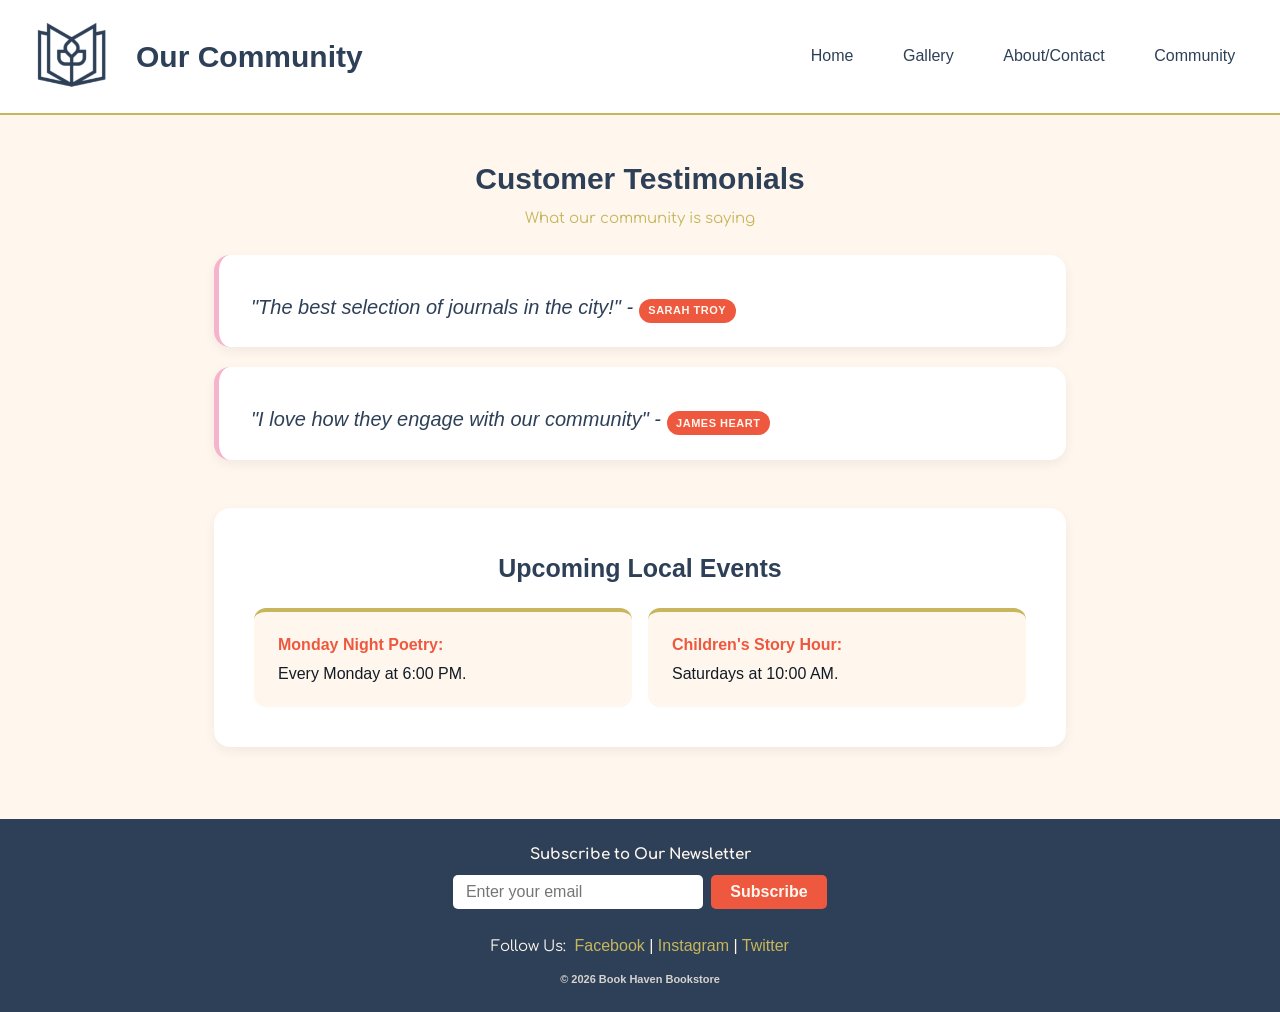
<file: touchstone_2.2/src/community.html>
<!doctype html>
<html lang="en">
  <head>
    <meta charset="UTF-8" />
    <meta name="viewport" content="width=device-width, initial-scale=1.0" />
    <title>Community - Book Haven Bookstore</title>
    <link rel="stylesheet" href="community.css" />
  </head>
  <body>
    <header class="site-header">
      <img src="assets/shared/logo.png" alt="Book Haven Bookstore logo" width="150" />
      <h1 class="site-title">Our Community</h1>
      <nav class="site-nav" aria-label="Main navigation">
        <ul class="nav-list">
          <li><a href="index.html">Home</a></li>
          <li><a href="gallery.html">Gallery</a></li>
          <li><a href="about.html">About/Contact</a></li>
          <li><a href="community.html" aria-current="page">Community</a></li>
        </ul>
      </nav>
    </header>

    <main class="community-main">
      <section class="testimonials">
        <h2 class="section-title-lg">Customer Testimonials</h2>
        <p class="section-subtitle">What our community is saying</p>
        <blockquote class="review-card">
          "The best selection of journals in the city!" -
          <em>Sarah Troy</em>
        </blockquote>
        <blockquote class="review-card">
          "I love how they engage with our community" -
          <em>James Heart</em>
        </blockquote>
      </section>
      <section class="events">
        <h2 class="section-title">Upcoming Local Events</h2>
        <ul class="events-list">
          <li class="event-item">
            <strong>Monday Night Poetry:</strong> Every Monday at 6:00 PM.
          </li>
          <li class="event-item">
            <strong>Children's Story Hour:</strong> Saturdays at 10:00 AM.
          </li>
        </ul>
      </section>
    </main>

    <footer class="site-footer">
      <section class="footer-subscribe">
        <h3>Subscribe to Our Newsletter</h3>
        <form class="subscribe-form" action="#" method="post">
          <input type="email" name="email" placeholder="Enter your email" required />
          <button type="submit">Subscribe</button>
        </form>
      </section>
      <p class="footer-socials">
        <strong>Follow Us:</strong>
        <a href="https://facebook.com">Facebook</a> |
        <a href="https://instagram.com">Instagram</a> |
        <a href="https://twitter.com">Twitter</a>
      </p>
      <p class="footer-copy">&copy; 2026 Book Haven Bookstore</p>
    </footer>
  </body>
</html>
</file>
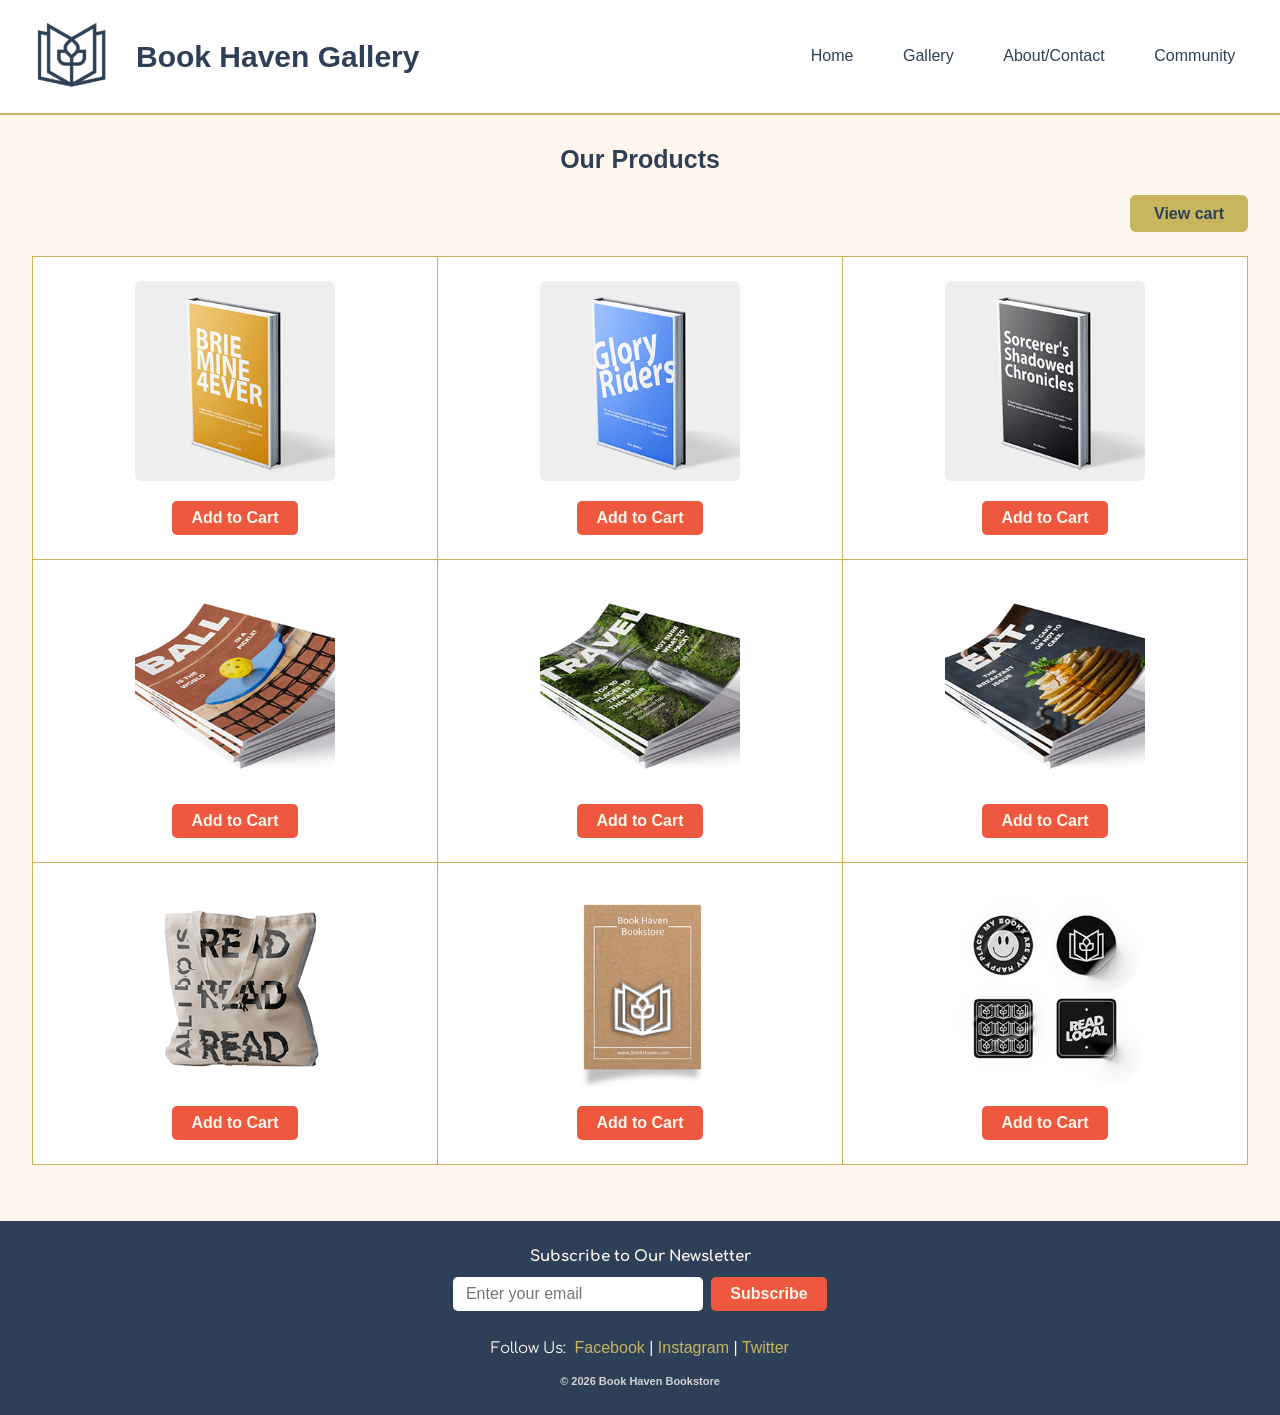
<file: touchstone_2.2/src/gallery.html>
<!doctype html>
<html lang="en">
  <head>
    <meta charset="UTF-8" />
    <meta name="viewport" content="width=device-width, initial-scale=1.0" />
    <title>Gallery - Book Haven Bookstore</title>
    <link rel="stylesheet" href="gallery.css" />
  </head>
  <body>
    <header class="site-header">
      <img src="assets/shared/logo.png" alt="Book Haven Bookstore logo" width="150" />
      <h1 class="site-title">Book Haven Gallery</h1>
      <nav class="site-nav" aria-label="Main navigation">
        <ul class="nav-list">
          <li><a href="index.html">Home</a></li>
          <li><a href="gallery.html" aria-current="page">Gallery</a></li>
          <li><a href="about.html">About/Contact</a></li>
          <li><a href="community.html">Community</a></li>
        </ul>
      </nav>
    </header>

    <main class="gallery-main">
      <h2 class="page-title">Our Products</h2>
      <button class="btn-cart">View cart</button>
      <table class="product-grid" role="presentation">
        <tr>
          <td class="product-cell">
            <img
              src="assets/gallery/book1.png"
              alt="Book 1"
              width="200"
            /><br />
            <button class="btn-add" aria-label="Add Book 1 to cart">Add to Cart</button>
          </td>
          <td class="product-cell">
            <img
              src="assets/gallery/book2.png"
              alt="Book 2"
              width="200"
            /><br />
            <button class="btn-add" aria-label="Add Book 2 to cart">Add to Cart</button>
          </td>
          <td class="product-cell">
            <img
              src="assets/gallery/book3.png"
              alt="Book 3"
              width="200"
            /><br />
            <button class="btn-add" aria-label="Add Book 3 to cart">Add to Cart</button>
          </td>
        </tr>
        <tr>
          <td class="product-cell">
            <img
              src="assets/gallery/magazine1.png"
              alt="Magazine 1"
              width="200"
            /><br />
            <button class="btn-add" aria-label="Add Magazine 1 to cart">Add to Cart</button>
          </td>
          <td class="product-cell">
            <img
              src="assets/gallery/magazine2.png"
              alt="Magazine 2"
              width="200"
            /><br />
            <button class="btn-add" aria-label="Add Magazine 2 to cart">Add to Cart</button>
          </td>
          <td class="product-cell">
            <img
              src="assets/gallery/magazine3.png"
              alt="Magazine 3"
              width="200"
            /><br />
            <button class="btn-add" aria-label="Add Magazine 3 to cart">Add to Cart</button>
          </td>
        </tr>
        <tr>
          <td class="product-cell">
            <img
              src="assets/gallery/toteBag.png"
              alt="Tote Bag"
              width="200"
            /><br />
            <button class="btn-add" aria-label="Add Tote Bag to cart">Add to Cart</button>
          </td>
          <td class="product-cell">
            <img
              src="assets/gallery/notebook.png"
              alt="Notebook"
              width="200"
            /><br />
            <button class="btn-add" aria-label="Add Notebook to cart">Add to Cart</button>
          </td>
          <td class="product-cell">
            <img
              src="assets/gallery/stickers.png"
              alt="Stickers"
              width="200"
            /><br />
            <button class="btn-add" aria-label="Add Stickers to cart">Add to Cart</button>
          </td>
        </tr>
      </table>
    </main>

    <footer class="site-footer">
      <section class="footer-subscribe">
        <h3>Subscribe to Our Newsletter</h3>
        <form class="subscribe-form" action="#" method="post">
          <input type="email" name="email" placeholder="Enter your email" required />
          <button type="submit">Subscribe</button>
        </form>
      </section>
      <p class="footer-socials">
        <strong>Follow Us:</strong>
        <a href="https://facebook.com">Facebook</a> |
        <a href="https://instagram.com">Instagram</a> |
        <a href="https://twitter.com">Twitter</a>
      </p>
      <p class="footer-copy">&copy; 2026 Book Haven Bookstore</p>
    </footer>
  </body>
</html>
</file>
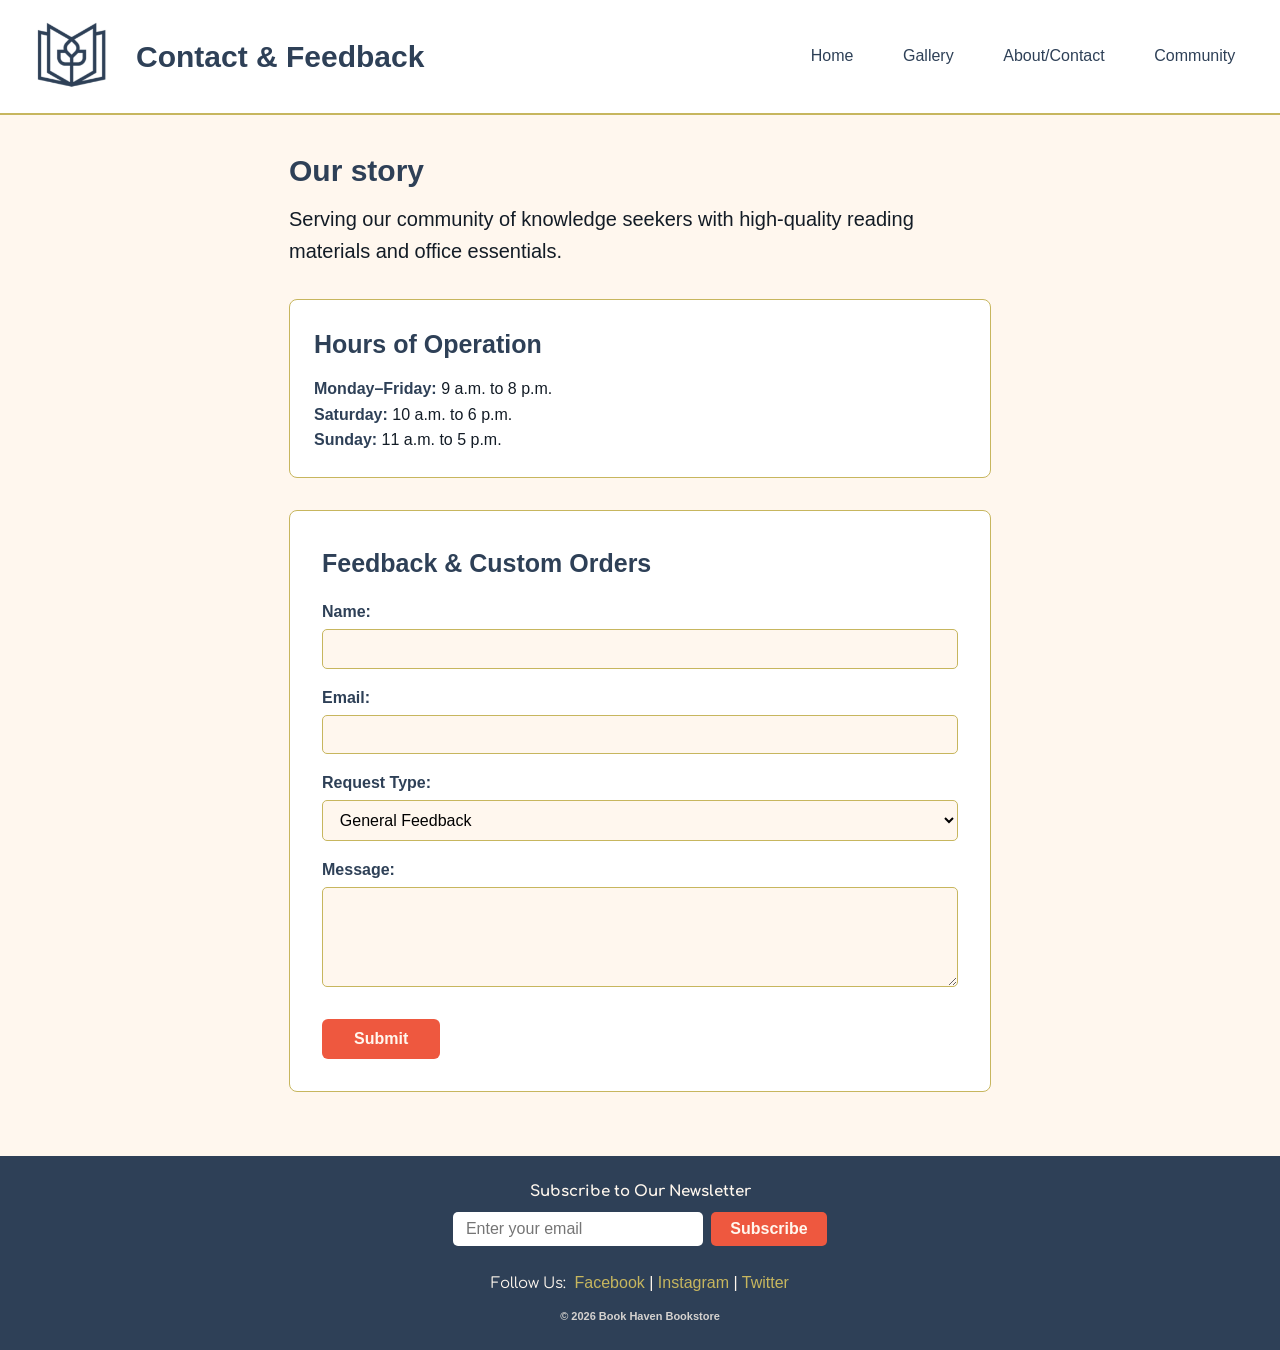
<file: touchstone_3.1/src/about.html>
<!doctype html>
<html lang="en">
  <head>
    <meta charset="UTF-8" />
    <meta name="viewport" content="width=device-width, initial-scale=1.0" />
    <title>Contact Us - Book Haven Bookstore</title>
    <link rel="stylesheet" href="about.css" />
  </head>
  <body>
    <header class="site-header">
      <img src="assets/shared/logo.png" alt="Book Haven Bookstore logo" width="150" />
      <h1 class="site-title">Contact & Feedback</h1>
      <nav class="site-nav" aria-label="Main navigation">
        <ul class="nav-list">
          <li><a href="index.html">Home</a></li>
          <li><a href="gallery.html">Gallery</a></li>
          <li><a href="about.html" aria-current="page">About/Contact</a></li>
          <li><a href="community.html">Community</a></li>
        </ul>
      </nav>
    </header>

    <main class="about-main">
      <section class="our-story">
        <h2 class="section-title-lg">Our story</h2>
        <p class="story-text">
          Serving our community of knowledge seekers with high-quality reading
          materials and office essentials.
        </p>
      </section>
      <section class="hours">
        <h2 class="section-title">Hours of Operation</h2>
        <p>
          <strong>Monday–Friday:</strong> 9 a.m. to 8 p.m.<br />
          <strong>Saturday:</strong> 10 a.m. to 6 p.m.<br />
          <strong>Sunday:</strong> 11 a.m. to 5 p.m.
        </p>
      </section>

      <section class="feedback-form">
        <h2 class="section-title">Feedback & Custom Orders</h2>
        <form action="#" method="post">
          <label for="name">Name:</label><br />
          <input type="text" id="name" name="name" required /><br /><br />

          <label for="email">Email:</label><br />
          <input type="email" id="email" name="email" required /><br /><br />

          <label for="request_type">Request Type:</label><br />
          <select id="request_type" name="request_type">
            <option value="feedback">General Feedback</option>
            <option value="order">Custom Book Order</option></select
          ><br /><br />

          <label for="message">Message:</label><br />
          <textarea id="message" name="message" rows="4" cols="50" required></textarea
          ><br /><br />

          <input class="btn-submit" type="submit" value="Submit" />
        </form>
      </section>
    </main>

    <footer class="site-footer">
      <section class="footer-subscribe">
        <h3>Subscribe to Our Newsletter</h3>
        <form class="subscribe-form" action="#" method="post">
          <input type="email" name="email" placeholder="Enter your email" required />
          <button type="submit">Subscribe</button>
        </form>
      </section>
      <p class="footer-socials">
        <strong>Follow Us:</strong>
        <a href="https://facebook.com">Facebook</a> |
        <a href="https://instagram.com">Instagram</a> |
        <a href="https://twitter.com">Twitter</a>
      </p>
      <p class="footer-copy">&copy; 2026 Book Haven Bookstore</p>
    </footer>
    <script>
      document.querySelector(".subscribe-form").addEventListener("submit", function (e) {
        e.preventDefault();
        alert("Thank you for subscribing.");
      });

      document.querySelector(".feedback-form form").addEventListener("submit", function (e) {
        e.preventDefault();
        alert("Thank you for your message.");
      });
    </script>
  </body>
</html>
</file>
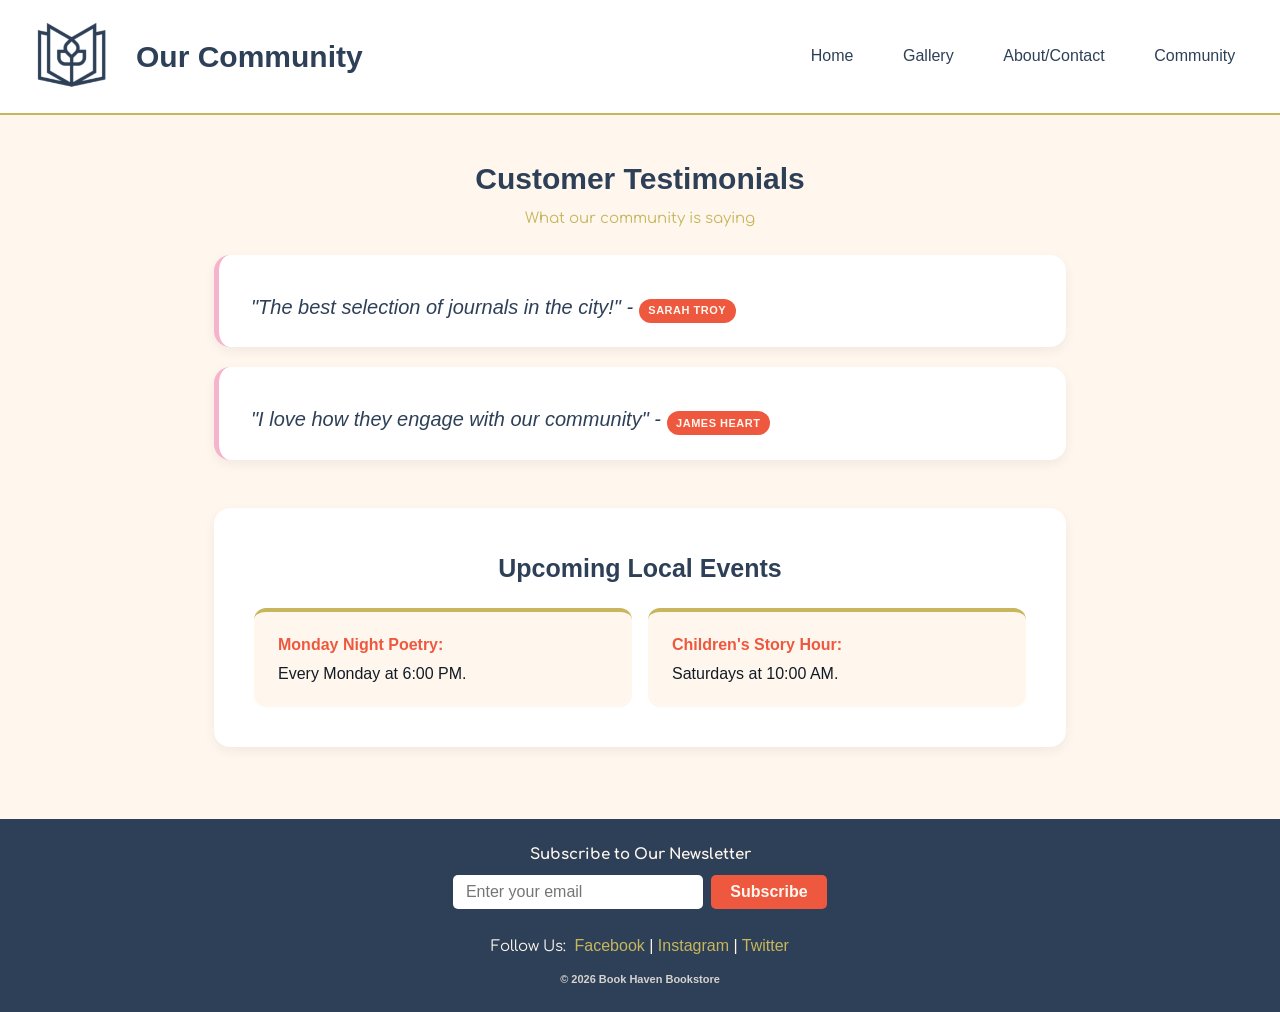
<file: touchstone_3.1/src/community.html>
<!doctype html>
<html lang="en">
  <head>
    <meta charset="UTF-8" />
    <meta name="viewport" content="width=device-width, initial-scale=1.0" />
    <title>Community - Book Haven Bookstore</title>
    <link rel="stylesheet" href="community.css" />
  </head>
  <body>
    <header class="site-header">
      <img src="assets/shared/logo.png" alt="Book Haven Bookstore logo" width="150" />
      <h1 class="site-title">Our Community</h1>
      <nav class="site-nav" aria-label="Main navigation">
        <ul class="nav-list">
          <li><a href="index.html">Home</a></li>
          <li><a href="gallery.html">Gallery</a></li>
          <li><a href="about.html">About/Contact</a></li>
          <li><a href="community.html" aria-current="page">Community</a></li>
        </ul>
      </nav>
    </header>

    <main class="community-main">
      <section class="testimonials">
        <h2 class="section-title-lg">Customer Testimonials</h2>
        <p class="section-subtitle">What our community is saying</p>
        <blockquote class="review-card">
          "The best selection of journals in the city!" -
          <em>Sarah Troy</em>
        </blockquote>
        <blockquote class="review-card">
          "I love how they engage with our community" -
          <em>James Heart</em>
        </blockquote>
      </section>
      <section class="events">
        <h2 class="section-title">Upcoming Local Events</h2>
        <ul class="events-list">
          <li class="event-item">
            <strong>Monday Night Poetry:</strong> Every Monday at 6:00 PM.
          </li>
          <li class="event-item">
            <strong>Children's Story Hour:</strong> Saturdays at 10:00 AM.
          </li>
        </ul>
      </section>
    </main>

    <footer class="site-footer">
      <section class="footer-subscribe">
        <h3>Subscribe to Our Newsletter</h3>
        <form class="subscribe-form" action="#" method="post">
          <input type="email" name="email" placeholder="Enter your email" required />
          <button type="submit">Subscribe</button>
        </form>
      </section>
      <p class="footer-socials">
        <strong>Follow Us:</strong>
        <a href="https://facebook.com">Facebook</a> |
        <a href="https://instagram.com">Instagram</a> |
        <a href="https://twitter.com">Twitter</a>
      </p>
      <p class="footer-copy">&copy; 2026 Book Haven Bookstore</p>
    </footer>
    <script>
      document.querySelector(".subscribe-form").addEventListener("submit", function (e) {
        e.preventDefault();
        alert("Thank you for subscribing.");
      });
    </script>
  </body>
</html>
</file>
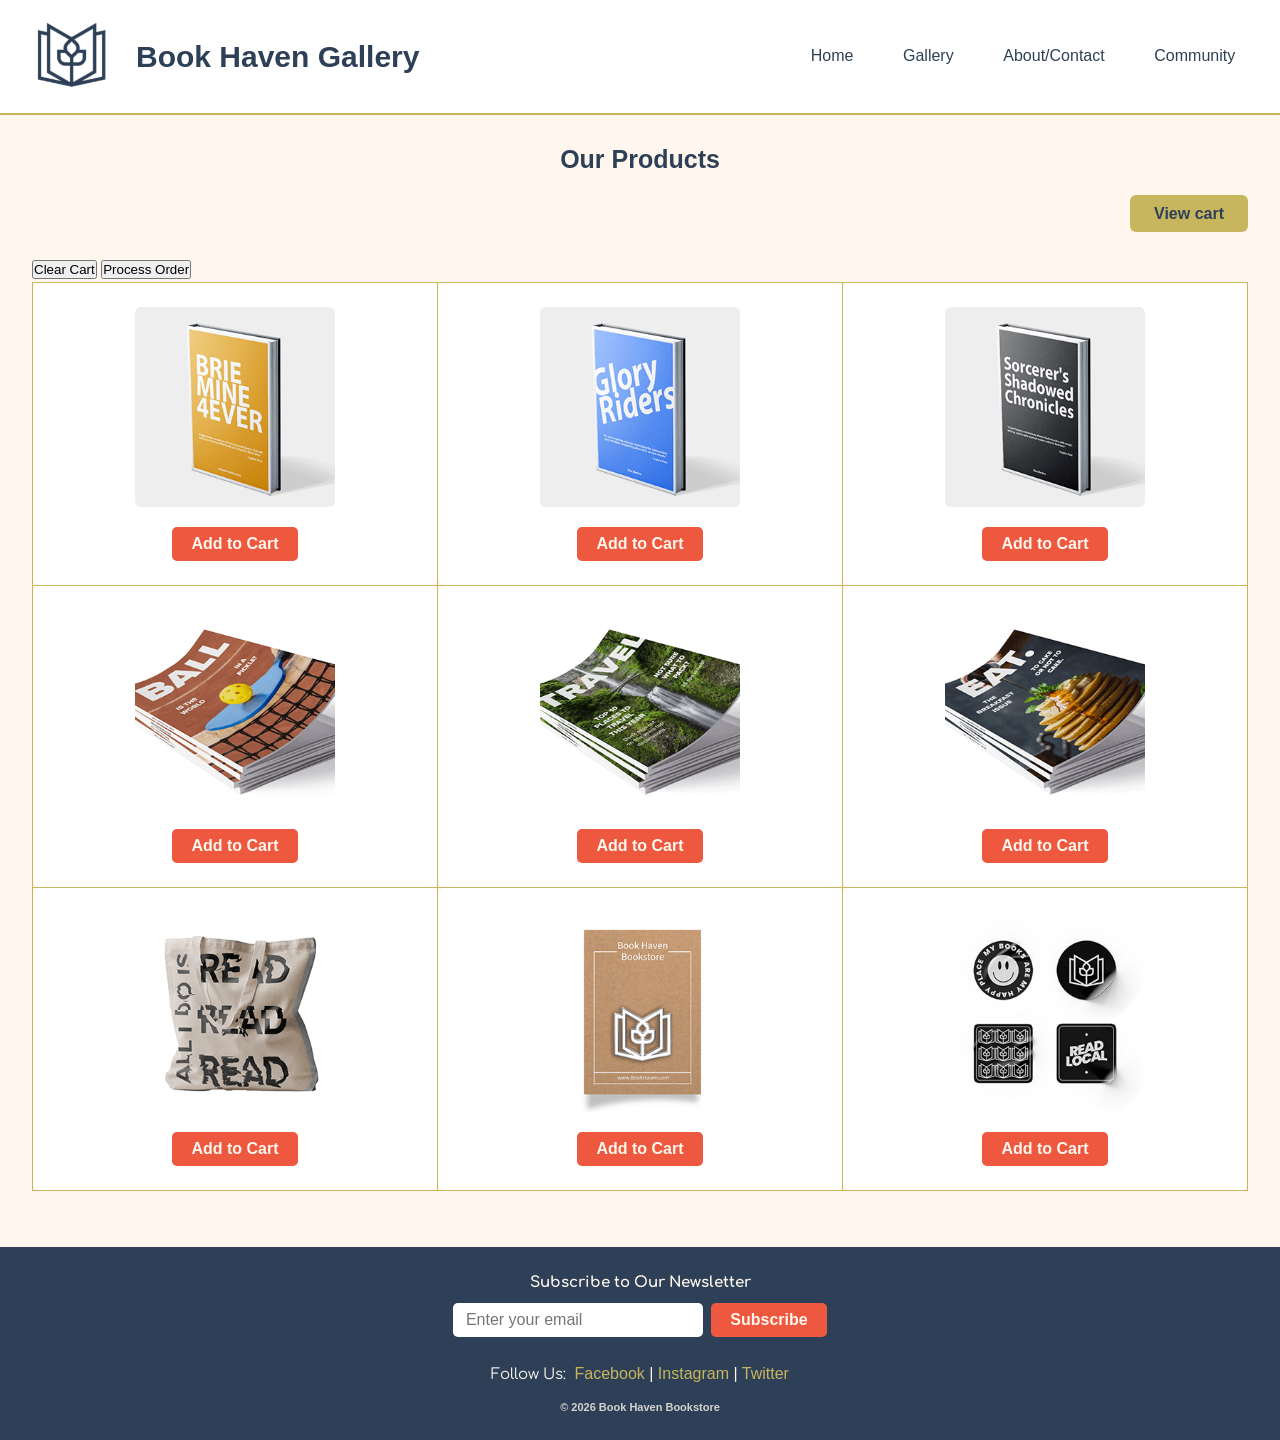
<file: touchstone_3.1/src/gallery.html>
<!doctype html>
<html lang="en">
  <head>
    <meta charset="UTF-8" />
    <meta name="viewport" content="width=device-width, initial-scale=1.0" />
    <title>Gallery - Book Haven Bookstore</title>
    <link rel="stylesheet" href="gallery.css" />
  </head>
  <body>
    <header class="site-header">
      <img src="assets/shared/logo.png" alt="Book Haven Bookstore logo" width="150" />
      <h1 class="site-title">Book Haven Gallery</h1>
      <nav class="site-nav" aria-label="Main navigation">
        <ul class="nav-list">
          <li><a href="index.html">Home</a></li>
          <li><a href="gallery.html" aria-current="page">Gallery</a></li>
          <li><a href="about.html">About/Contact</a></li>
          <li><a href="community.html">Community</a></li>
        </ul>
      </nav>
    </header>

    <main class="gallery-main">
      <h2 class="page-title">Our Products</h2>
      <button class="btn-cart">View cart</button>
      <button class="btn-clear">Clear Cart</button>
      <button class="btn-order">Process Order</button>
      <table class="product-grid" role="presentation">
        <tr>
          <td class="product-cell">
            <img
              src="assets/gallery/book1.png"
              alt="Book 1"
              width="200"
            /><br />
            <button class="btn-add" aria-label="Add Book 1 to cart">Add to Cart</button>
          </td>
          <td class="product-cell">
            <img
              src="assets/gallery/book2.png"
              alt="Book 2"
              width="200"
            /><br />
            <button class="btn-add" aria-label="Add Book 2 to cart">Add to Cart</button>
          </td>
          <td class="product-cell">
            <img
              src="assets/gallery/book3.png"
              alt="Book 3"
              width="200"
            /><br />
            <button class="btn-add" aria-label="Add Book 3 to cart">Add to Cart</button>
          </td>
        </tr>
        <tr>
          <td class="product-cell">
            <img
              src="assets/gallery/magazine1.png"
              alt="Magazine 1"
              width="200"
            /><br />
            <button class="btn-add" aria-label="Add Magazine 1 to cart">Add to Cart</button>
          </td>
          <td class="product-cell">
            <img
              src="assets/gallery/magazine2.png"
              alt="Magazine 2"
              width="200"
            /><br />
            <button class="btn-add" aria-label="Add Magazine 2 to cart">Add to Cart</button>
          </td>
          <td class="product-cell">
            <img
              src="assets/gallery/magazine3.png"
              alt="Magazine 3"
              width="200"
            /><br />
            <button class="btn-add" aria-label="Add Magazine 3 to cart">Add to Cart</button>
          </td>
        </tr>
        <tr>
          <td class="product-cell">
            <img
              src="assets/gallery/toteBag.png"
              alt="Tote Bag"
              width="200"
            /><br />
            <button class="btn-add" aria-label="Add Tote Bag to cart">Add to Cart</button>
          </td>
          <td class="product-cell">
            <img
              src="assets/gallery/notebook.png"
              alt="Notebook"
              width="200"
            /><br />
            <button class="btn-add" aria-label="Add Notebook to cart">Add to Cart</button>
          </td>
          <td class="product-cell">
            <img
              src="assets/gallery/stickers.png"
              alt="Stickers"
              width="200"
            /><br />
            <button class="btn-add" aria-label="Add Stickers to cart">Add to Cart</button>
          </td>
        </tr>
      </table>
    </main>

    <footer class="site-footer">
      <section class="footer-subscribe">
        <h3>Subscribe to Our Newsletter</h3>
        <form class="subscribe-form" action="#" method="post">
          <input type="email" name="email" placeholder="Enter your email" required />
          <button type="submit">Subscribe</button>
        </form>
      </section>
      <p class="footer-socials">
        <strong>Follow Us:</strong>
        <a href="https://facebook.com">Facebook</a> |
        <a href="https://instagram.com">Instagram</a> |
        <a href="https://twitter.com">Twitter</a>
      </p>
      <p class="footer-copy">&copy; 2026 Book Haven Bookstore</p>
    </footer>
    <script>
      document.querySelector(".subscribe-form").addEventListener("submit", function (e) {
        e.preventDefault();
        alert("Thank you for subscribing.");
      });

      var addButtons = document.querySelectorAll(".btn-add");
      for (var i = 0; i < addButtons.length; i++) {
        addButtons[i].addEventListener("click", function () {
          alert("Item added to the cart.");
        });
      }

      document.querySelector(".btn-clear").addEventListener("click", function () {
        alert("Cart cleared.");
      });

      document.querySelector(".btn-order").addEventListener("click", function () {
        alert("Thank you for your order.");
      });
    </script>
  </body>
</html>
</file>
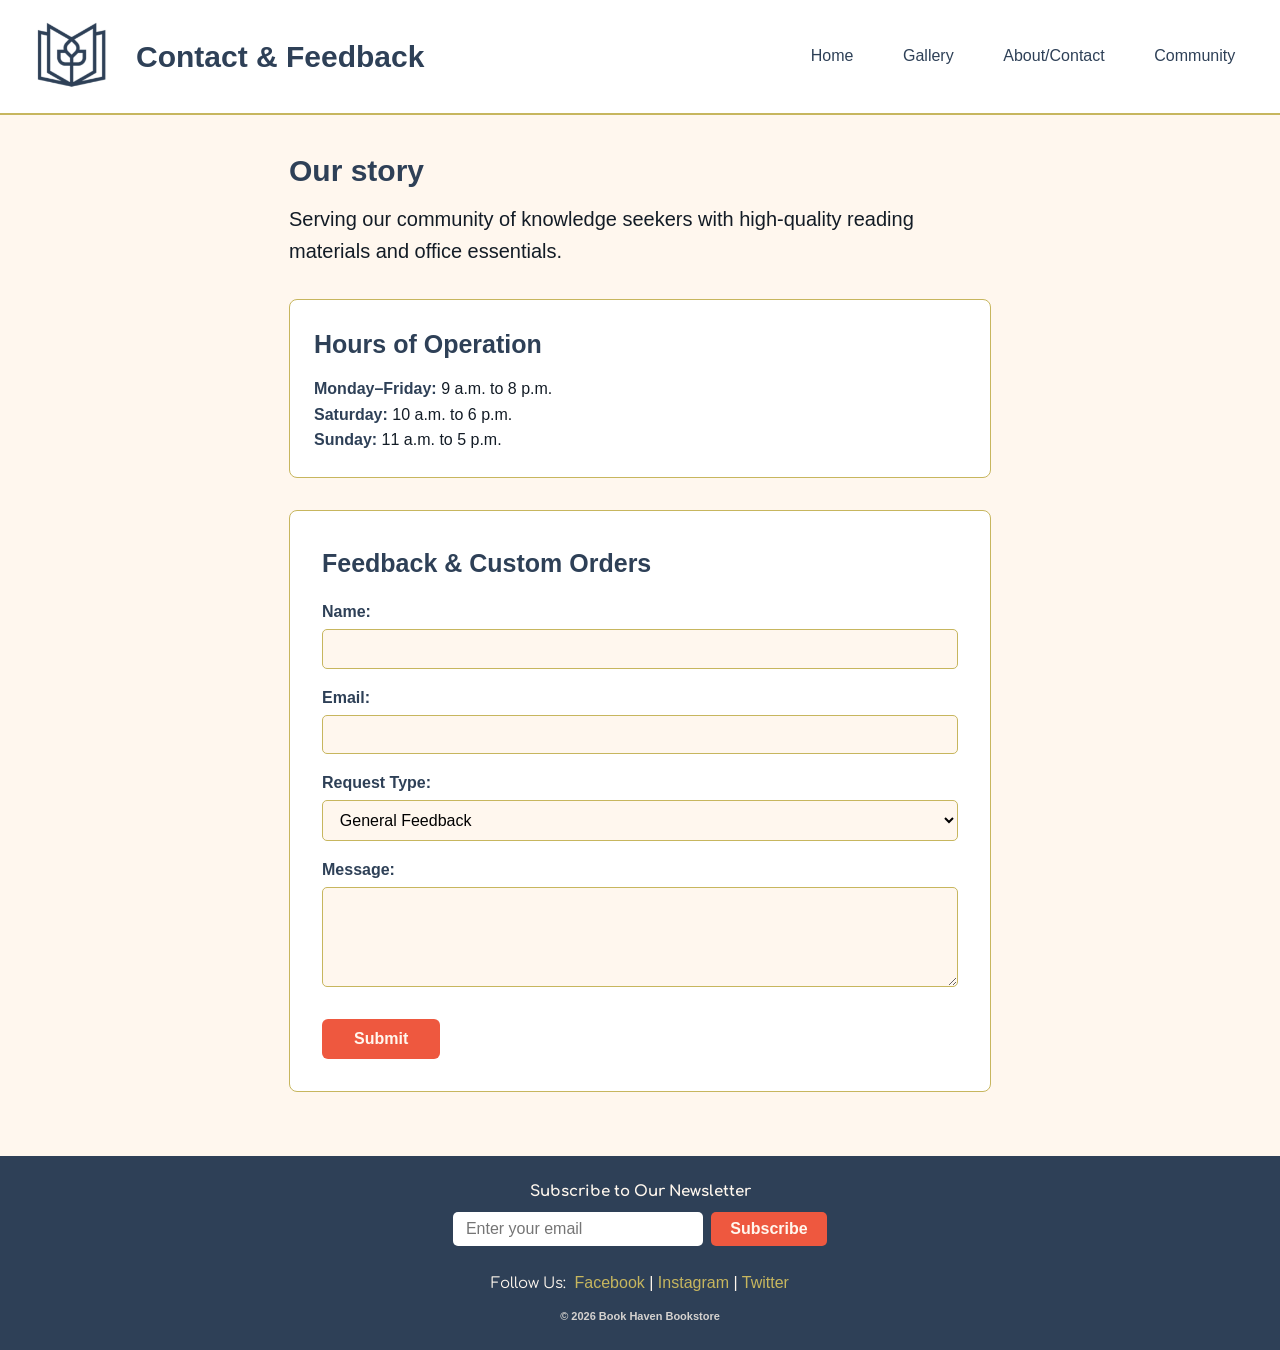
<file: touchstone_3/src/about.html>
<!doctype html>
<html lang="en">
  <head>
    <meta charset="UTF-8" />
    <meta name="viewport" content="width=device-width, initial-scale=1.0" />
    <title>Contact Us - Book Haven Bookstore</title>
    <link rel="stylesheet" href="about.css" />
  </head>
  <body>
    <header class="site-header">
      <img src="assets/shared/logo.png" alt="Book Haven Bookstore logo" width="150" />
      <h1 class="site-title">Contact & Feedback</h1>
      <nav class="site-nav" aria-label="Main navigation">
        <ul class="nav-list">
          <li><a href="index.html">Home</a></li>
          <li><a href="gallery.html">Gallery</a></li>
          <li><a href="about.html" aria-current="page">About/Contact</a></li>
          <li><a href="community.html">Community</a></li>
        </ul>
      </nav>
    </header>

    <main class="about-main">
      <section class="our-story">
        <h2 class="section-title-lg">Our story</h2>
        <p class="story-text">
          Serving our community of knowledge seekers with high-quality reading
          materials and office essentials.
        </p>
      </section>
      <section class="hours">
        <h2 class="section-title">Hours of Operation</h2>
        <p>
          <strong>Monday–Friday:</strong> 9 a.m. to 8 p.m.<br />
          <strong>Saturday:</strong> 10 a.m. to 6 p.m.<br />
          <strong>Sunday:</strong> 11 a.m. to 5 p.m.
        </p>
      </section>

      <section class="feedback-form">
        <h2 class="section-title">Feedback & Custom Orders</h2>
        <form action="#" method="post">
          <label for="name">Name:</label><br />
          <input type="text" id="name" name="name" required /><br /><br />

          <label for="email">Email:</label><br />
          <input type="email" id="email" name="email" required /><br /><br />

          <label for="request_type">Request Type:</label><br />
          <select id="request_type" name="request_type">
            <option value="feedback">General Feedback</option>
            <option value="order">Custom Book Order</option></select
          ><br /><br />

          <label for="message">Message:</label><br />
          <textarea id="message" name="message" rows="4" cols="50" required></textarea
          ><br /><br />

          <input class="btn-submit" type="submit" value="Submit" />
        </form>
      </section>
    </main>

    <footer class="site-footer">
      <section class="footer-subscribe">
        <h3>Subscribe to Our Newsletter</h3>
        <form class="subscribe-form" action="#" method="post">
          <input type="email" name="email" placeholder="Enter your email" required />
          <button type="submit">Subscribe</button>
        </form>
      </section>
      <p class="footer-socials">
        <strong>Follow Us:</strong>
        <a href="https://facebook.com">Facebook</a> |
        <a href="https://instagram.com">Instagram</a> |
        <a href="https://twitter.com">Twitter</a>
      </p>
      <p class="footer-copy">&copy; 2026 Book Haven Bookstore</p>
    </footer>
    <script>
      document.querySelector(".subscribe-form").addEventListener("submit", function (e) {
        e.preventDefault();
        alert("Thank you for subscribing.");
      });

      document.querySelector(".feedback-form form").addEventListener("submit", function (e) {
        e.preventDefault();

        const name = document.getElementById("name").value;
        const email = document.getElementById("email").value;
        const requestType = document.getElementById("request_type").value;
        const message = document.getElementById("message").value;

        const orderInfo = {
          name: name,
          email: email,
          requestType: requestType,
          message: message,
          date: new Date().toISOString()
        };

        // Save to localStorage
        const orders = JSON.parse(localStorage.getItem("customOrders")) || [];
        orders.push(orderInfo);
        localStorage.setItem("customOrders", JSON.stringify(orders));

        alert("Thank you for your message. Your information has been saved.");
        this.reset();
      });
    </script>
  </body>
</html>
</file>
<file: touchstone_2.2/src/index.css>
/* ===== Fonts ===== */
@import url('https://fonts.googleapis.com/css2?family=Comfortaa&display=swap');

/* ===== Reset & Base ===== */
* {
  margin: 0;
  padding: 0;
  box-sizing: border-box;
}

body {
  font-family: Calibri, sans-serif;
  font-size: 16px;
  color: #131C26;
  background-color: #FFF7EE;
  line-height: 1.6;
}

a {
  color: #2E4057;
  text-decoration: none;
}

a:hover {
  text-decoration: underline;
  color: #EE583F;
}

img {
  max-width: 100%;
  height: auto;
}

/* ===== Header ===== */
.site-header {
  background-color: #fff;
  border-bottom: 2px solid #C7B65E;
  padding: 1rem 2rem;
  display: flex;
  align-items: center;
  gap: 1.5rem;
  flex-wrap: wrap;
}

.site-header img {
  width: 80px;
}

.site-title {
  font-family: Arial, sans-serif;
  font-size: 30px;
  font-weight: bold;
  color: #2E4057;
  flex: 1;
}

.nav-list {
  list-style: none;
  display: flex;
  gap: 1.5rem;
}

.nav-list a {
  font-family: Calibri, sans-serif;
  font-size: 16px;
  font-weight: normal;
  color: #2E4057;
  padding: 0.4rem 0.8rem;
  border-radius: 4px;
  transition: background-color 0.2s;
}

.nav-list a:hover {
  color: #EE583F;
  text-decoration: none;
}

/* ===== Hero Section ===== */
.hero {
  background-color: #2E4057;
  text-align: center;
  padding: 2.5rem 2rem;
  margin: 1.5rem;
  border-radius: 8px;
}

.hero img {
  width: 100%;
  max-height: 350px;
  object-fit: cover;
  border-radius: 6px;
  margin-bottom: 1rem;
}

.hero-heading {
  font-family: Arial, sans-serif;
  font-size: 30px;
  font-weight: bold;
  color: #FFF7EE;
  margin-bottom: 0.5rem;
}

.hero-text {
  max-width: 600px;
  margin: 0 auto;
  font-family: Calibri, sans-serif;
  font-size: 20px;
  color: #FFF7EE;
  opacity: 0.9;
}

/* ===== Current Promotions ===== */
.promotions {
  padding: 2rem 1.5rem;
}

.promotions .section-title {
  font-family: Arial, sans-serif;
  font-size: 25px;
  font-weight: bold;
  color: #2E4057;
  margin-bottom: 1rem;
  text-align: center;
}

.promo-list {
  list-style: none;
  display: flex;
  gap: 1.5rem;
  justify-content: center;
  flex-wrap: wrap;
}

.promo-card {
  background: #fff;
  border: 1px solid #C7B65E;
  border-radius: 8px;
  padding: 1.5rem;
  text-align: center;
  width: 250px;
  box-shadow: 0 2px 6px rgba(0, 0, 0, 0.06);
}

.promo-card img {
  width: 150px;
  height: 150px;
  object-fit: cover;
  border-radius: 6px;
  margin-bottom: 0.75rem;
}

.promo-card strong {
  font-family: Calibri, sans-serif;
  font-size: 16px;
  font-weight: bold;
  color: #EE583F;
}

/* ===== Featured Items ===== */
.featured {
  padding: 2rem 1.5rem;
  text-align: center;
}

.featured .section-title {
  font-family: Arial, sans-serif;
  font-size: 25px;
  font-weight: bold;
  color: #2E4057;
  margin-bottom: 1rem;
}

.featured-grid {
  display: flex;
  justify-content: center;
  gap: 2rem;
  flex-wrap: wrap;
}

.featured-card {
  background: #fff;
  border: 1px solid #C7B65E;
  border-radius: 8px;
  padding: 1rem;
  box-shadow: 0 2px 6px rgba(0, 0, 0, 0.06);
}

.featured-card img {
  width: 150px;
  height: 150px;
  object-fit: cover;
  border-radius: 6px;
}

.featured-card figcaption {
  margin-top: 0.5rem;
  font-family: Comfortaa, sans-serif;
  font-size: 15px;
  color: #2E4057;
}

/* ===== Why Choose Us ===== */
.why-us {
  background-color: #C7B65E;
  border-radius: 12px;
  margin: 1.5rem;
  padding: 2rem;
}

.why-us .section-title {
  font-family: Arial, sans-serif;
  font-size: 25px;
  font-weight: bold;
  color: #2E4057;
  margin-bottom: 1rem;
  text-align: center;
}

.why-us-item {
  margin-bottom: 1rem;
}

.why-us-item h3 {
  font-family: Comfortaa, sans-serif;
  font-size: 15px;
  color: #2E4057;
  margin-bottom: 0.25rem;
}

.why-us-item p {
  color: #131C26;
}

/* ===== Mission ===== */
.mission {
  text-align: center;
  padding: 2rem 1.5rem;
  background: #fff;
  margin: 1.5rem;
  border-radius: 8px;
  border: 1px solid #C7B65E;
}

.mission-heading {
  font-family: Arial, sans-serif;
  font-size: 25px;
  font-weight: bold;
  color: #2E4057;
  margin-bottom: 0.5rem;
}

.mission-text {
  font-family: Calibri, sans-serif;
  font-size: 20px;
}

/* ===== Footer ===== */
.site-footer {
  background-color: #2E4057;
  color: #FFF7EE;
  text-align: center;
  padding: 1.5rem 2rem;
  margin-top: 2rem;
}

.footer-subscribe {
  margin-bottom: 1.5rem;
}

.footer-subscribe h3 {
  font-family: Comfortaa, sans-serif;
  font-size: 15px;
  margin-bottom: 0.5rem;
}

.subscribe-form {
  display: flex;
  justify-content: center;
  gap: 0.5rem;
}

.subscribe-form input[type="email"] {
  padding: 0.5rem 0.8rem;
  border: none;
  border-radius: 5px;
  outline: none;
  font-family: Calibri, sans-serif;
  font-size: 16px;
  width: 250px;
  color: #131C26;
}

.subscribe-form button {
  background-color: #EE583F;
  color: #FFF7EE;
  border: none;
  padding: 0.5rem 1.2rem;
  font-family: Calibri, sans-serif;
  font-size: 16px;
  font-weight: bold;
  border-radius: 5px;
  cursor: pointer;
  transition: background-color 0.2s;
}

.subscribe-form button:hover {
  background-color: #2E4057;
}

.footer-socials {
  margin-bottom: 0.75rem;
  font-size: 16px;
}

.footer-socials strong {
  font-family: Comfortaa, sans-serif;
  font-size: 15px;
  font-weight: normal;
  margin-right: 0.25rem;
}

.footer-socials a {
  color: #C7B65E;
}

.footer-socials a:hover {
  color: #FFF7EE;
}

.footer-copy {
  margin-top: 0.75rem;
  font-family: Arial, sans-serif;
  font-size: 11px;
  font-weight: bold;
  opacity: 0.8;
}

/* ===== Mobile ===== */
@media (max-width: 768px) {
  .site-header {
    padding: 0.5rem 1rem;
    gap: 0.75rem;
  }

  .site-header img {
    width: 50px;
  }

  .site-title {
    font-size: 25px;
  }

  .nav-list {
    gap: 0.25rem;
  }

  .nav-list a {
    font-family: Arial, sans-serif;
    font-size: 11px;
    font-weight: bold;
    padding: 0.25rem 0.5rem;
  }

  .hero {
    margin: 1rem;
    padding: 1.5rem;
  }

  .hero-heading {
    font-size: 25px;
  }

  .promo-list {
    flex-direction: column;
    align-items: center;
  }

  .featured-grid {
    flex-direction: column;
    align-items: center;
  }

  .why-us {
    margin: 1rem;
  }

  .mission {
    margin: 1rem;
  }
}
</file>
<file: touchstone_3.1/src/index.css>
/* ===== Fonts ===== */
@import url('https://fonts.googleapis.com/css2?family=Comfortaa&display=swap');

/* ===== Reset & Base ===== */
* {
  margin: 0;
  padding: 0;
  box-sizing: border-box;
}

body {
  font-family: Calibri, sans-serif;
  font-size: 16px;
  color: #131C26;
  background-color: #FFF7EE;
  line-height: 1.6;
}

a {
  color: #2E4057;
  text-decoration: none;
}

a:hover {
  text-decoration: underline;
  color: #EE583F;
}

img {
  max-width: 100%;
  height: auto;
}

/* ===== Header ===== */
.site-header {
  background-color: #fff;
  border-bottom: 2px solid #C7B65E;
  padding: 1rem 2rem;
  display: flex;
  align-items: center;
  gap: 1.5rem;
  flex-wrap: wrap;
}

.site-header img {
  width: 80px;
}

.site-title {
  font-family: Arial, sans-serif;
  font-size: 30px;
  font-weight: bold;
  color: #2E4057;
  flex: 1;
}

.nav-list {
  list-style: none;
  display: flex;
  gap: 1.5rem;
}

.nav-list a {
  font-family: Calibri, sans-serif;
  font-size: 16px;
  font-weight: normal;
  color: #2E4057;
  padding: 0.4rem 0.8rem;
  border-radius: 4px;
  transition: background-color 0.2s;
}

.nav-list a:hover {
  color: #EE583F;
  text-decoration: none;
}

/* ===== Hero Section ===== */
.hero {
  background-color: #2E4057;
  text-align: center;
  padding: 2.5rem 2rem;
  margin: 1.5rem;
  border-radius: 8px;
}

.hero img {
  width: 100%;
  max-height: 350px;
  object-fit: cover;
  border-radius: 6px;
  margin-bottom: 1rem;
}

.hero-heading {
  font-family: Arial, sans-serif;
  font-size: 30px;
  font-weight: bold;
  color: #FFF7EE;
  margin-bottom: 0.5rem;
}

.hero-text {
  max-width: 600px;
  margin: 0 auto;
  font-family: Calibri, sans-serif;
  font-size: 20px;
  color: #FFF7EE;
  opacity: 0.9;
}

/* ===== Current Promotions ===== */
.promotions {
  padding: 2rem 1.5rem;
}

.promotions .section-title {
  font-family: Arial, sans-serif;
  font-size: 25px;
  font-weight: bold;
  color: #2E4057;
  margin-bottom: 1rem;
  text-align: center;
}

.promo-list {
  list-style: none;
  display: flex;
  gap: 1.5rem;
  justify-content: center;
  flex-wrap: wrap;
}

.promo-card {
  background: #fff;
  border: 1px solid #C7B65E;
  border-radius: 8px;
  padding: 1.5rem;
  text-align: center;
  width: 250px;
  box-shadow: 0 2px 6px rgba(0, 0, 0, 0.06);
}

.promo-card img {
  width: 150px;
  height: 150px;
  object-fit: cover;
  border-radius: 6px;
  margin-bottom: 0.75rem;
}

.promo-card strong {
  font-family: Calibri, sans-serif;
  font-size: 16px;
  font-weight: bold;
  color: #EE583F;
}

/* ===== Featured Items ===== */
.featured {
  padding: 2rem 1.5rem;
  text-align: center;
}

.featured .section-title {
  font-family: Arial, sans-serif;
  font-size: 25px;
  font-weight: bold;
  color: #2E4057;
  margin-bottom: 1rem;
}

.featured-grid {
  display: flex;
  justify-content: center;
  gap: 2rem;
  flex-wrap: wrap;
}

.featured-card {
  background: #fff;
  border: 1px solid #C7B65E;
  border-radius: 8px;
  padding: 1rem;
  box-shadow: 0 2px 6px rgba(0, 0, 0, 0.06);
}

.featured-card img {
  width: 150px;
  height: 150px;
  object-fit: cover;
  border-radius: 6px;
}

.featured-card figcaption {
  margin-top: 0.5rem;
  font-family: Comfortaa, sans-serif;
  font-size: 15px;
  color: #2E4057;
}

/* ===== Why Choose Us ===== */
.why-us {
  background-color: #C7B65E;
  border-radius: 12px;
  margin: 1.5rem;
  padding: 2rem;
}

.why-us .section-title {
  font-family: Arial, sans-serif;
  font-size: 25px;
  font-weight: bold;
  color: #2E4057;
  margin-bottom: 1rem;
  text-align: center;
}

.why-us-item {
  margin-bottom: 1rem;
}

.why-us-item h3 {
  font-family: Comfortaa, sans-serif;
  font-size: 15px;
  color: #2E4057;
  margin-bottom: 0.25rem;
}

.why-us-item p {
  color: #131C26;
}

/* ===== Mission ===== */
.mission {
  text-align: center;
  padding: 2rem 1.5rem;
  background: #fff;
  margin: 1.5rem;
  border-radius: 8px;
  border: 1px solid #C7B65E;
}

.mission-heading {
  font-family: Arial, sans-serif;
  font-size: 25px;
  font-weight: bold;
  color: #2E4057;
  margin-bottom: 0.5rem;
}

.mission-text {
  font-family: Calibri, sans-serif;
  font-size: 20px;
}

/* ===== Footer ===== */
.site-footer {
  background-color: #2E4057;
  color: #FFF7EE;
  text-align: center;
  padding: 1.5rem 2rem;
  margin-top: 2rem;
}

.footer-subscribe {
  margin-bottom: 1.5rem;
}

.footer-subscribe h3 {
  font-family: Comfortaa, sans-serif;
  font-size: 15px;
  margin-bottom: 0.5rem;
}

.subscribe-form {
  display: flex;
  justify-content: center;
  gap: 0.5rem;
}

.subscribe-form input[type="email"] {
  padding: 0.5rem 0.8rem;
  border: none;
  border-radius: 5px;
  outline: none;
  font-family: Calibri, sans-serif;
  font-size: 16px;
  width: 250px;
  color: #131C26;
}

.subscribe-form button {
  background-color: #EE583F;
  color: #FFF7EE;
  border: none;
  padding: 0.5rem 1.2rem;
  font-family: Calibri, sans-serif;
  font-size: 16px;
  font-weight: bold;
  border-radius: 5px;
  cursor: pointer;
  transition: background-color 0.2s;
}

.subscribe-form button:hover {
  background-color: #2E4057;
}

.footer-socials {
  margin-bottom: 0.75rem;
  font-size: 16px;
}

.footer-socials strong {
  font-family: Comfortaa, sans-serif;
  font-size: 15px;
  font-weight: normal;
  margin-right: 0.25rem;
}

.footer-socials a {
  color: #C7B65E;
}

.footer-socials a:hover {
  color: #FFF7EE;
}

.footer-copy {
  margin-top: 0.75rem;
  font-family: Arial, sans-serif;
  font-size: 11px;
  font-weight: bold;
  opacity: 0.8;
}

/* ===== Mobile ===== */
@media (max-width: 768px) {
  .site-header {
    padding: 0.5rem 1rem;
    gap: 0.75rem;
  }

  .site-header img {
    width: 50px;
  }

  .site-title {
    font-size: 25px;
  }

  .nav-list {
    gap: 0.25rem;
  }

  .nav-list a {
    font-family: Arial, sans-serif;
    font-size: 11px;
    font-weight: bold;
    padding: 0.25rem 0.5rem;
  }

  .hero {
    margin: 1rem;
    padding: 1.5rem;
  }

  .hero-heading {
    font-size: 25px;
  }

  .promo-list {
    flex-direction: column;
    align-items: center;
  }

  .featured-grid {
    flex-direction: column;
    align-items: center;
  }

  .why-us {
    margin: 1rem;
  }

  .mission {
    margin: 1rem;
  }
}
</file>
<file: touchstone_2.2/src/about.css>
/* ===== Fonts ===== */
@import url('https://fonts.googleapis.com/css2?family=Comfortaa&display=swap');

/* ===== Reset & Base ===== */
* {
  margin: 0;
  padding: 0;
  box-sizing: border-box;
}

body {
  font-family: Calibri, sans-serif;
  font-size: 16px;
  color: #131C26;
  background-color: #FFF7EE;
  line-height: 1.6;
}

a {
  color: #2E4057;
  text-decoration: none;
}

a:hover {
  text-decoration: underline;
  color: #EE583F;
}

img {
  max-width: 100%;
  height: auto;
}

/* ===== Header ===== */
.site-header {
  background-color: #fff;
  border-bottom: 2px solid #C7B65E;
  padding: 1rem 2rem;
  display: flex;
  align-items: center;
  gap: 1.5rem;
  flex-wrap: wrap;
}

.site-header img {
  width: 80px;
}

.site-title {
  font-family: Arial, sans-serif;
  font-size: 30px;
  font-weight: bold;
  color: #2E4057;
  flex: 1;
}

.nav-list {
  list-style: none;
  display: flex;
  gap: 1.5rem;
}

.nav-list a {
  font-family: Calibri, sans-serif;
  font-size: 16px;
  font-weight: normal;
  color: #2E4057;
  padding: 0.4rem 0.8rem;
  border-radius: 4px;
  transition: background-color 0.2s;
}

.nav-list a:hover {
  color: #EE583F;
  text-decoration: none;
}

/* ===== Main ===== */
.about-main {
  max-width: 750px;
  margin: 0 auto;
  padding: 2rem 1.5rem;
}

/* ===== Our Story ===== */
.our-story {
  margin-bottom: 2rem;
}

.section-title-lg {
  font-family: Arial, sans-serif;
  font-size: 30px;
  font-weight: bold;
  color: #2E4057;
  margin-bottom: 0.5rem;
}

.story-text {
  font-family: Calibri, sans-serif;
  font-size: 20px;
  color: #131C26;
}

/* ===== Hours ===== */
.hours {
  background: #fff;
  border: 1px solid #C7B65E;
  border-radius: 8px;
  padding: 1.5rem;
  margin-bottom: 2rem;
}

.hours .section-title {
  font-family: Arial, sans-serif;
  font-size: 25px;
  font-weight: bold;
  color: #2E4057;
  margin-bottom: 0.75rem;
}

.hours strong {
  font-family: Calibri, sans-serif;
  font-weight: bold;
  color: #2E4057;
}

/* ===== Feedback Form ===== */
.feedback-form {
  background: #fff;
  border: 1px solid #C7B65E;
  border-radius: 8px;
  padding: 2rem;
}

.feedback-form .section-title {
  font-family: Arial, sans-serif;
  font-size: 25px;
  font-weight: bold;
  color: #2E4057;
  margin-bottom: 1rem;
}

.feedback-form label {
  display: block;
  font-family: Calibri, sans-serif;
  font-size: 16px;
  font-weight: bold;
  color: #2E4057;
  margin-bottom: 0.3rem;
  margin-top: 1rem;
}

.feedback-form label:first-of-type {
  margin-top: 0;
}

.feedback-form input[type="text"],
.feedback-form input[type="email"],
.feedback-form select,
.feedback-form textarea {
  width: 100%;
  padding: 0.6rem 0.8rem;
  border: 1px solid #C7B65E;
  border-radius: 5px;
  font-family: Calibri, sans-serif;
  font-size: 16px;
  background: #FFF7EE;
  transition: border-color 0.2s;
}

.feedback-form input:focus,
.feedback-form select:focus,
.feedback-form textarea:focus {
  outline: none;
  border-color: #2E4057;
}

.feedback-form textarea {
  resize: vertical;
  min-height: 100px;
}

.feedback-form br {
  display: none;
}

.btn-submit {
  display: block;
  margin-top: 1.5rem;
  background-color: #EE583F;
  color: #FFF7EE;
  border: none;
  padding: 0.7rem 2rem;
  font-family: Calibri, sans-serif;
  font-size: 16px;
  font-weight: bold;
  border-radius: 6px;
  cursor: pointer;
  transition: background-color 0.2s;
}

.btn-submit:hover {
  background-color: #2E4057;
}

/* ===== Footer ===== */
.site-footer {
  background-color: #2E4057;
  color: #FFF7EE;
  text-align: center;
  padding: 1.5rem 2rem;
  margin-top: 2rem;
}

.footer-subscribe {
  margin-bottom: 1.5rem;
}

.footer-subscribe h3 {
  font-family: Comfortaa, sans-serif;
  font-size: 15px;
  margin-bottom: 0.5rem;
}

.subscribe-form {
  display: flex;
  justify-content: center;
  gap: 0.5rem;
}

.subscribe-form input[type="email"] {
  padding: 0.5rem 0.8rem;
  border: none;
  border-radius: 5px;
  outline: none;
  font-family: Calibri, sans-serif;
  font-size: 16px;
  width: 250px;
  color: #131C26;
}

.subscribe-form button {
  background-color: #EE583F;
  color: #FFF7EE;
  border: none;
  padding: 0.5rem 1.2rem;
  font-family: Calibri, sans-serif;
  font-size: 16px;
  font-weight: bold;
  border-radius: 5px;
  cursor: pointer;
  transition: background-color 0.2s;
}

.subscribe-form button:hover {
  background-color: #2E4057;
}

.footer-socials {
  margin-bottom: 0.75rem;
  font-size: 16px;
}

.footer-socials strong {
  font-family: Comfortaa, sans-serif;
  font-size: 15px;
  font-weight: normal;
  margin-right: 0.25rem;
}

.footer-socials a {
  color: #C7B65E;
}

.footer-socials a:hover {
  color: #FFF7EE;
}

.footer-copy {
  margin-top: 0.75rem;
  font-family: Arial, sans-serif;
  font-size: 11px;
  font-weight: bold;
  opacity: 0.8;
}

/* ===== Mobile ===== */
@media (max-width: 768px) {
  .site-header {
    padding: 0.5rem 1rem;
    gap: 0.75rem;
  }

  .site-header img {
    width: 50px;
  }

  .site-title {
    font-size: 25px;
  }

  .nav-list {
    gap: 0.25rem;
  }

  .nav-list a {
    font-family: Arial, sans-serif;
    font-size: 11px;
    font-weight: bold;
    padding: 0.25rem 0.5rem;
  }

  .about-main {
    padding: 1.5rem 1rem;
  }

  .feedback-form {
    padding: 1.5rem;
  }
}
</file>
<file: touchstone_2.2/src/community.css>
/* ===== Fonts ===== */
@import url('https://fonts.googleapis.com/css2?family=Comfortaa&display=swap');

/* ===== Reset & Base ===== */
* {
  margin: 0;
  padding: 0;
  box-sizing: border-box;
}

body {
  font-family: Calibri, sans-serif;
  font-size: 16px;
  color: #131C26;
  background-color: #FFF7EE;
  line-height: 1.6;
}

a {
  color: #2E4057;
  text-decoration: none;
}

a:hover {
  text-decoration: underline;
  color: #EE583F;
}

img {
  max-width: 100%;
  height: auto;
}

/* ===== Header ===== */
.site-header {
  background-color: #fff;
  border-bottom: 2px solid #C7B65E;
  padding: 1rem 2rem;
  display: flex;
  align-items: center;
  gap: 1.5rem;
  flex-wrap: wrap;
}

.site-header img {
  width: 80px;
}

.site-title {
  font-family: Arial, sans-serif;
  font-size: 30px;
  font-weight: bold;
  color: #2E4057;
  flex: 1;
}

.nav-list {
  list-style: none;
  display: flex;
  gap: 1.5rem;
}

.nav-list a {
  font-family: Calibri, sans-serif;
  font-size: 16px;
  font-weight: normal;
  color: #2E4057;
  padding: 0.4rem 0.8rem;
  border-radius: 4px;
  transition: background-color 0.2s;
}

.nav-list a:hover {
  color: #EE583F;
  text-decoration: none;
}

/* ===== Main ===== */
.community-main {
  max-width: 900px;
  margin: 0 auto;
  padding: 2.5rem 1.5rem;
}

/* ===== Testimonials ===== */
.testimonials {
  margin-bottom: 3rem;
}

.testimonials .section-title-lg {
  font-family: Arial, sans-serif;
  font-size: 30px;
  font-weight: bold;
  color: #2E4057;
  margin-bottom: 0.25rem;
  text-align: center;
}

.testimonials .section-subtitle {
  font-family: Comfortaa, sans-serif;
  font-size: 15px;
  color: #C7B65E;
  text-align: center;
  margin-bottom: 1.5rem;
}

.review-card {
  background-color: #fff;
  border-radius: 16px;
  padding: 2rem 2rem 1.5rem;
  margin-bottom: 1.25rem;
  font-family: Calibri, sans-serif;
  font-size: 20px;
  font-style: italic;
  color: #2E4057;
  border-left: 5px solid #F7B3CC;
  box-shadow: 0 4px 12px rgba(0, 0, 0, 0.06);
  transition: transform 0.2s, box-shadow 0.2s;
}

.review-card:hover {
  transform: translateY(-3px);
  box-shadow: 0 8px 20px rgba(0, 0, 0, 0.1);
}

.review-card em {
  display: inline-block;
  margin-top: 0.75rem;
  font-family: Arial, sans-serif;
  font-size: 11px;
  font-weight: bold;
  font-style: normal;
  color: #FFF7EE;
  background-color: #EE583F;
  padding: 0.2rem 0.6rem;
  border-radius: 20px;
  text-transform: uppercase;
  letter-spacing: 0.5px;
}

/* ===== Events ===== */
.events {
  background: #fff;
  border: none;
  border-radius: 16px;
  padding: 2.5rem;
  box-shadow: 0 4px 12px rgba(0, 0, 0, 0.06);
}

.events .section-title {
  font-family: Arial, sans-serif;
  font-size: 25px;
  font-weight: bold;
  color: #2E4057;
  margin-bottom: 1.25rem;
  text-align: center;
}

.events-list {
  list-style: none;
  display: flex;
  gap: 1rem;
  flex-wrap: wrap;
}

.event-item {
  flex: 1;
  min-width: 220px;
  background: #FFF7EE;
  border: none;
  border-radius: 12px;
  padding: 1.25rem 1.5rem;
  font-size: 16px;
  border-top: 4px solid #C7B65E;
  transition: transform 0.2s, box-shadow 0.2s;
}

.event-item:hover {
  transform: translateY(-3px);
  box-shadow: 0 6px 16px rgba(0, 0, 0, 0.08);
}

.event-item strong {
  display: block;
  color: #EE583F;
  font-size: 16px;
  margin-bottom: 0.25rem;
}

/* ===== Footer ===== */
.site-footer {
  background-color: #2E4057;
  color: #FFF7EE;
  text-align: center;
  padding: 1.5rem 2rem;
  margin-top: 2rem;
}

.footer-subscribe {
  margin-bottom: 1.5rem;
}

.footer-subscribe h3 {
  font-family: Comfortaa, sans-serif;
  font-size: 15px;
  margin-bottom: 0.5rem;
}

.subscribe-form {
  display: flex;
  justify-content: center;
  gap: 0.5rem;
}

.subscribe-form input[type="email"] {
  padding: 0.5rem 0.8rem;
  border: none;
  border-radius: 5px;
  outline: none;
  font-family: Calibri, sans-serif;
  font-size: 16px;
  width: 250px;
  color: #131C26;
}

.subscribe-form button {
  background-color: #EE583F;
  color: #FFF7EE;
  border: none;
  padding: 0.5rem 1.2rem;
  font-family: Calibri, sans-serif;
  font-size: 16px;
  font-weight: bold;
  border-radius: 5px;
  cursor: pointer;
  transition: background-color 0.2s;
}

.subscribe-form button:hover {
  background-color: #2E4057;
}

.footer-socials {
  margin-bottom: 0.75rem;
  font-size: 16px;
}

.footer-socials strong {
  font-family: Comfortaa, sans-serif;
  font-size: 15px;
  font-weight: normal;
  margin-right: 0.25rem;
}

.footer-socials a {
  color: #C7B65E;
}

.footer-socials a:hover {
  color: #FFF7EE;
}

.footer-copy {
  margin-top: 0.75rem;
  font-family: Arial, sans-serif;
  font-size: 11px;
  font-weight: bold;
  opacity: 0.8;
}

/* ===== Mobile ===== */
@media (max-width: 768px) {
  .site-header {
    padding: 0.5rem 1rem;
    gap: 0.75rem;
  }

  .site-header img {
    width: 50px;
  }

  .site-title {
    font-size: 25px;
  }

  .nav-list {
    gap: 0.25rem;
  }

  .nav-list a {
    font-family: Arial, sans-serif;
    font-size: 11px;
    font-weight: bold;
    padding: 0.25rem 0.5rem;
  }

  .community-main {
    padding: 1.5rem 1rem;
  }

  .review-card {
    padding: 1.25rem 1.25rem 1rem;
  }

  .events {
    padding: 1.5rem;
  }

  .events-list {
    flex-direction: column;
  }
}
</file>
<file: touchstone_2.2/src/gallery.css>
/* ===== Fonts ===== */
@import url('https://fonts.googleapis.com/css2?family=Comfortaa&display=swap');

/* ===== Reset & Base ===== */
* {
  margin: 0;
  padding: 0;
  box-sizing: border-box;
}

body {
  font-family: Calibri, sans-serif;
  font-size: 16px;
  color: #131C26;
  background-color: #FFF7EE;
  line-height: 1.6;
}

a {
  color: #2E4057;
  text-decoration: none;
}

a:hover {
  text-decoration: underline;
  color: #EE583F;
}

img {
  max-width: 100%;
  height: auto;
}

/* ===== Header ===== */
.site-header {
  background-color: #fff;
  border-bottom: 2px solid #C7B65E;
  padding: 1rem 2rem;
  display: flex;
  align-items: center;
  gap: 1.5rem;
  flex-wrap: wrap;
}

.site-header img {
  width: 80px;
}

.site-title {
  font-family: Arial, sans-serif;
  font-size: 30px;
  font-weight: bold;
  color: #2E4057;
  flex: 1;
}

.nav-list {
  list-style: none;
  display: flex;
  gap: 1.5rem;
}

.nav-list a {
  font-family: Calibri, sans-serif;
  font-size: 16px;
  font-weight: normal;
  color: #2E4057;
  padding: 0.4rem 0.8rem;
  border-radius: 4px;
  transition: background-color 0.2s;
}

.nav-list a:hover {
  color: #EE583F;
  text-decoration: none;
}

/* ===== Main ===== */
.gallery-main {
  padding: 1.5rem 2rem;
}

.page-title {
  font-family: Arial, sans-serif;
  font-size: 25px;
  font-weight: bold;
  color: #2E4057;
  margin-bottom: 1rem;
  text-align: center;
}

/* ===== View Cart Button ===== */
.btn-cart {
  display: block;
  margin: 0 0 1.5rem auto;
  background-color: #C7B65E;
  color: #2E4057;
  border: none;
  padding: 0.6rem 1.5rem;
  font-family: Calibri, sans-serif;
  font-size: 16px;
  font-weight: bold;
  border-radius: 6px;
  cursor: pointer;
  transition: background-color 0.2s;
}

.btn-cart:hover {
  background-color: #2E4057;
  color: #FFF7EE;
}

/* ===== Product Table ===== */
.product-grid {
  width: 100%;
  border-collapse: collapse;
  border: none;
}

.product-grid,
.product-cell {
  border: none;
}

.product-cell {
  text-align: center;
  padding: 1.5rem;
  vertical-align: top;
  background: #fff;
  border: 1px solid #C7B65E;
  border-radius: 8px;
}

.product-cell img {
  width: 200px;
  height: 200px;
  object-fit: cover;
  border-radius: 6px;
  margin-bottom: 0.75rem;
}

.btn-add {
  background-color: #EE583F;
  color: #FFF7EE;
  border: none;
  padding: 0.5rem 1.2rem;
  font-family: Calibri, sans-serif;
  font-size: 16px;
  font-weight: bold;
  border-radius: 5px;
  cursor: pointer;
  transition: background-color 0.2s;
}

.btn-add:hover {
  background-color: #2E4057;
  color: #FFF7EE;
}

/* ===== Footer ===== */
.site-footer {
  background-color: #2E4057;
  color: #FFF7EE;
  text-align: center;
  padding: 1.5rem 2rem;
  margin-top: 2rem;
}

.footer-subscribe {
  margin-bottom: 1.5rem;
}

.footer-subscribe h3 {
  font-family: Comfortaa, sans-serif;
  font-size: 15px;
  margin-bottom: 0.5rem;
}

.subscribe-form {
  display: flex;
  justify-content: center;
  gap: 0.5rem;
}

.subscribe-form input[type="email"] {
  padding: 0.5rem 0.8rem;
  border: none;
  border-radius: 5px;
  outline: none;
  font-family: Calibri, sans-serif;
  font-size: 16px;
  width: 250px;
  color: #131C26;
}

.subscribe-form button {
  background-color: #EE583F;
  color: #FFF7EE;
  border: none;
  padding: 0.5rem 1.2rem;
  font-family: Calibri, sans-serif;
  font-size: 16px;
  font-weight: bold;
  border-radius: 5px;
  cursor: pointer;
  transition: background-color 0.2s;
}

.subscribe-form button:hover {
  background-color: #2E4057;
}

.footer-socials {
  margin-bottom: 0.75rem;
  font-size: 16px;
}

.footer-socials strong {
  font-family: Comfortaa, sans-serif;
  font-size: 15px;
  font-weight: normal;
  margin-right: 0.25rem;
}

.footer-socials a {
  color: #C7B65E;
}

.footer-socials a:hover {
  color: #FFF7EE;
}

.footer-copy {
  margin-top: 0.75rem;
  font-family: Arial, sans-serif;
  font-size: 11px;
  font-weight: bold;
  opacity: 0.8;
}

/* ===== Mobile ===== */
@media (max-width: 768px) {
  .site-header {
    padding: 0.5rem 1rem;
    gap: 0.75rem;
  }

  .site-header img {
    width: 50px;
  }

  .site-title {
    font-size: 25px;
  }

  .nav-list {
    gap: 0.25rem;
  }

  .nav-list a {
    font-family: Arial, sans-serif;
    font-size: 11px;
    font-weight: bold;
    padding: 0.25rem 0.5rem;
  }

  .gallery-main {
    padding: 1rem;
  }

  .btn-cart {
    width: 100%;
    text-align: center;
    margin: 0 0 1rem 0;
  }

  .product-grid,
  .product-grid tbody,
  .product-grid tr,
  .product-cell {
    display: block;
    width: 100%;
  }

  .product-grid tr {
    margin-bottom: 0;
  }

  .product-cell {
    margin-bottom: 1rem;
    padding: 1.5rem;
  }

  .product-cell img {
    width: 100%;
    max-width: 280px;
    height: auto;
  }
}
</file>
<file: touchstone_3.1/src/about.css>
/* ===== Fonts ===== */
@import url('https://fonts.googleapis.com/css2?family=Comfortaa&display=swap');

/* ===== Reset & Base ===== */
* {
  margin: 0;
  padding: 0;
  box-sizing: border-box;
}

body {
  font-family: Calibri, sans-serif;
  font-size: 16px;
  color: #131C26;
  background-color: #FFF7EE;
  line-height: 1.6;
}

a {
  color: #2E4057;
  text-decoration: none;
}

a:hover {
  text-decoration: underline;
  color: #EE583F;
}

img {
  max-width: 100%;
  height: auto;
}

/* ===== Header ===== */
.site-header {
  background-color: #fff;
  border-bottom: 2px solid #C7B65E;
  padding: 1rem 2rem;
  display: flex;
  align-items: center;
  gap: 1.5rem;
  flex-wrap: wrap;
}

.site-header img {
  width: 80px;
}

.site-title {
  font-family: Arial, sans-serif;
  font-size: 30px;
  font-weight: bold;
  color: #2E4057;
  flex: 1;
}

.nav-list {
  list-style: none;
  display: flex;
  gap: 1.5rem;
}

.nav-list a {
  font-family: Calibri, sans-serif;
  font-size: 16px;
  font-weight: normal;
  color: #2E4057;
  padding: 0.4rem 0.8rem;
  border-radius: 4px;
  transition: background-color 0.2s;
}

.nav-list a:hover {
  color: #EE583F;
  text-decoration: none;
}

/* ===== Main ===== */
.about-main {
  max-width: 750px;
  margin: 0 auto;
  padding: 2rem 1.5rem;
}

/* ===== Our Story ===== */
.our-story {
  margin-bottom: 2rem;
}

.section-title-lg {
  font-family: Arial, sans-serif;
  font-size: 30px;
  font-weight: bold;
  color: #2E4057;
  margin-bottom: 0.5rem;
}

.story-text {
  font-family: Calibri, sans-serif;
  font-size: 20px;
  color: #131C26;
}

/* ===== Hours ===== */
.hours {
  background: #fff;
  border: 1px solid #C7B65E;
  border-radius: 8px;
  padding: 1.5rem;
  margin-bottom: 2rem;
}

.hours .section-title {
  font-family: Arial, sans-serif;
  font-size: 25px;
  font-weight: bold;
  color: #2E4057;
  margin-bottom: 0.75rem;
}

.hours strong {
  font-family: Calibri, sans-serif;
  font-weight: bold;
  color: #2E4057;
}

/* ===== Feedback Form ===== */
.feedback-form {
  background: #fff;
  border: 1px solid #C7B65E;
  border-radius: 8px;
  padding: 2rem;
}

.feedback-form .section-title {
  font-family: Arial, sans-serif;
  font-size: 25px;
  font-weight: bold;
  color: #2E4057;
  margin-bottom: 1rem;
}

.feedback-form label {
  display: block;
  font-family: Calibri, sans-serif;
  font-size: 16px;
  font-weight: bold;
  color: #2E4057;
  margin-bottom: 0.3rem;
  margin-top: 1rem;
}

.feedback-form label:first-of-type {
  margin-top: 0;
}

.feedback-form input[type="text"],
.feedback-form input[type="email"],
.feedback-form select,
.feedback-form textarea {
  width: 100%;
  padding: 0.6rem 0.8rem;
  border: 1px solid #C7B65E;
  border-radius: 5px;
  font-family: Calibri, sans-serif;
  font-size: 16px;
  background: #FFF7EE;
  transition: border-color 0.2s;
}

.feedback-form input:focus,
.feedback-form select:focus,
.feedback-form textarea:focus {
  outline: none;
  border-color: #2E4057;
}

.feedback-form textarea {
  resize: vertical;
  min-height: 100px;
}

.feedback-form br {
  display: none;
}

.btn-submit {
  display: block;
  margin-top: 1.5rem;
  background-color: #EE583F;
  color: #FFF7EE;
  border: none;
  padding: 0.7rem 2rem;
  font-family: Calibri, sans-serif;
  font-size: 16px;
  font-weight: bold;
  border-radius: 6px;
  cursor: pointer;
  transition: background-color 0.2s;
}

.btn-submit:hover {
  background-color: #2E4057;
}

/* ===== Footer ===== */
.site-footer {
  background-color: #2E4057;
  color: #FFF7EE;
  text-align: center;
  padding: 1.5rem 2rem;
  margin-top: 2rem;
}

.footer-subscribe {
  margin-bottom: 1.5rem;
}

.footer-subscribe h3 {
  font-family: Comfortaa, sans-serif;
  font-size: 15px;
  margin-bottom: 0.5rem;
}

.subscribe-form {
  display: flex;
  justify-content: center;
  gap: 0.5rem;
}

.subscribe-form input[type="email"] {
  padding: 0.5rem 0.8rem;
  border: none;
  border-radius: 5px;
  outline: none;
  font-family: Calibri, sans-serif;
  font-size: 16px;
  width: 250px;
  color: #131C26;
}

.subscribe-form button {
  background-color: #EE583F;
  color: #FFF7EE;
  border: none;
  padding: 0.5rem 1.2rem;
  font-family: Calibri, sans-serif;
  font-size: 16px;
  font-weight: bold;
  border-radius: 5px;
  cursor: pointer;
  transition: background-color 0.2s;
}

.subscribe-form button:hover {
  background-color: #2E4057;
}

.footer-socials {
  margin-bottom: 0.75rem;
  font-size: 16px;
}

.footer-socials strong {
  font-family: Comfortaa, sans-serif;
  font-size: 15px;
  font-weight: normal;
  margin-right: 0.25rem;
}

.footer-socials a {
  color: #C7B65E;
}

.footer-socials a:hover {
  color: #FFF7EE;
}

.footer-copy {
  margin-top: 0.75rem;
  font-family: Arial, sans-serif;
  font-size: 11px;
  font-weight: bold;
  opacity: 0.8;
}

/* ===== Mobile ===== */
@media (max-width: 768px) {
  .site-header {
    padding: 0.5rem 1rem;
    gap: 0.75rem;
  }

  .site-header img {
    width: 50px;
  }

  .site-title {
    font-size: 25px;
  }

  .nav-list {
    gap: 0.25rem;
  }

  .nav-list a {
    font-family: Arial, sans-serif;
    font-size: 11px;
    font-weight: bold;
    padding: 0.25rem 0.5rem;
  }

  .about-main {
    padding: 1.5rem 1rem;
  }

  .feedback-form {
    padding: 1.5rem;
  }
}
</file>
<file: touchstone_3.1/src/community.css>
/* ===== Fonts ===== */
@import url('https://fonts.googleapis.com/css2?family=Comfortaa&display=swap');

/* ===== Reset & Base ===== */
* {
  margin: 0;
  padding: 0;
  box-sizing: border-box;
}

body {
  font-family: Calibri, sans-serif;
  font-size: 16px;
  color: #131C26;
  background-color: #FFF7EE;
  line-height: 1.6;
}

a {
  color: #2E4057;
  text-decoration: none;
}

a:hover {
  text-decoration: underline;
  color: #EE583F;
}

img {
  max-width: 100%;
  height: auto;
}

/* ===== Header ===== */
.site-header {
  background-color: #fff;
  border-bottom: 2px solid #C7B65E;
  padding: 1rem 2rem;
  display: flex;
  align-items: center;
  gap: 1.5rem;
  flex-wrap: wrap;
}

.site-header img {
  width: 80px;
}

.site-title {
  font-family: Arial, sans-serif;
  font-size: 30px;
  font-weight: bold;
  color: #2E4057;
  flex: 1;
}

.nav-list {
  list-style: none;
  display: flex;
  gap: 1.5rem;
}

.nav-list a {
  font-family: Calibri, sans-serif;
  font-size: 16px;
  font-weight: normal;
  color: #2E4057;
  padding: 0.4rem 0.8rem;
  border-radius: 4px;
  transition: background-color 0.2s;
}

.nav-list a:hover {
  color: #EE583F;
  text-decoration: none;
}

/* ===== Main ===== */
.community-main {
  max-width: 900px;
  margin: 0 auto;
  padding: 2.5rem 1.5rem;
}

/* ===== Testimonials ===== */
.testimonials {
  margin-bottom: 3rem;
}

.testimonials .section-title-lg {
  font-family: Arial, sans-serif;
  font-size: 30px;
  font-weight: bold;
  color: #2E4057;
  margin-bottom: 0.25rem;
  text-align: center;
}

.testimonials .section-subtitle {
  font-family: Comfortaa, sans-serif;
  font-size: 15px;
  color: #C7B65E;
  text-align: center;
  margin-bottom: 1.5rem;
}

.review-card {
  background-color: #fff;
  border-radius: 16px;
  padding: 2rem 2rem 1.5rem;
  margin-bottom: 1.25rem;
  font-family: Calibri, sans-serif;
  font-size: 20px;
  font-style: italic;
  color: #2E4057;
  border-left: 5px solid #F7B3CC;
  box-shadow: 0 4px 12px rgba(0, 0, 0, 0.06);
  transition: transform 0.2s, box-shadow 0.2s;
}

.review-card:hover {
  transform: translateY(-3px);
  box-shadow: 0 8px 20px rgba(0, 0, 0, 0.1);
}

.review-card em {
  display: inline-block;
  margin-top: 0.75rem;
  font-family: Arial, sans-serif;
  font-size: 11px;
  font-weight: bold;
  font-style: normal;
  color: #FFF7EE;
  background-color: #EE583F;
  padding: 0.2rem 0.6rem;
  border-radius: 20px;
  text-transform: uppercase;
  letter-spacing: 0.5px;
}

/* ===== Events ===== */
.events {
  background: #fff;
  border: none;
  border-radius: 16px;
  padding: 2.5rem;
  box-shadow: 0 4px 12px rgba(0, 0, 0, 0.06);
}

.events .section-title {
  font-family: Arial, sans-serif;
  font-size: 25px;
  font-weight: bold;
  color: #2E4057;
  margin-bottom: 1.25rem;
  text-align: center;
}

.events-list {
  list-style: none;
  display: flex;
  gap: 1rem;
  flex-wrap: wrap;
}

.event-item {
  flex: 1;
  min-width: 220px;
  background: #FFF7EE;
  border: none;
  border-radius: 12px;
  padding: 1.25rem 1.5rem;
  font-size: 16px;
  border-top: 4px solid #C7B65E;
  transition: transform 0.2s, box-shadow 0.2s;
}

.event-item:hover {
  transform: translateY(-3px);
  box-shadow: 0 6px 16px rgba(0, 0, 0, 0.08);
}

.event-item strong {
  display: block;
  color: #EE583F;
  font-size: 16px;
  margin-bottom: 0.25rem;
}

/* ===== Footer ===== */
.site-footer {
  background-color: #2E4057;
  color: #FFF7EE;
  text-align: center;
  padding: 1.5rem 2rem;
  margin-top: 2rem;
}

.footer-subscribe {
  margin-bottom: 1.5rem;
}

.footer-subscribe h3 {
  font-family: Comfortaa, sans-serif;
  font-size: 15px;
  margin-bottom: 0.5rem;
}

.subscribe-form {
  display: flex;
  justify-content: center;
  gap: 0.5rem;
}

.subscribe-form input[type="email"] {
  padding: 0.5rem 0.8rem;
  border: none;
  border-radius: 5px;
  outline: none;
  font-family: Calibri, sans-serif;
  font-size: 16px;
  width: 250px;
  color: #131C26;
}

.subscribe-form button {
  background-color: #EE583F;
  color: #FFF7EE;
  border: none;
  padding: 0.5rem 1.2rem;
  font-family: Calibri, sans-serif;
  font-size: 16px;
  font-weight: bold;
  border-radius: 5px;
  cursor: pointer;
  transition: background-color 0.2s;
}

.subscribe-form button:hover {
  background-color: #2E4057;
}

.footer-socials {
  margin-bottom: 0.75rem;
  font-size: 16px;
}

.footer-socials strong {
  font-family: Comfortaa, sans-serif;
  font-size: 15px;
  font-weight: normal;
  margin-right: 0.25rem;
}

.footer-socials a {
  color: #C7B65E;
}

.footer-socials a:hover {
  color: #FFF7EE;
}

.footer-copy {
  margin-top: 0.75rem;
  font-family: Arial, sans-serif;
  font-size: 11px;
  font-weight: bold;
  opacity: 0.8;
}

/* ===== Mobile ===== */
@media (max-width: 768px) {
  .site-header {
    padding: 0.5rem 1rem;
    gap: 0.75rem;
  }

  .site-header img {
    width: 50px;
  }

  .site-title {
    font-size: 25px;
  }

  .nav-list {
    gap: 0.25rem;
  }

  .nav-list a {
    font-family: Arial, sans-serif;
    font-size: 11px;
    font-weight: bold;
    padding: 0.25rem 0.5rem;
  }

  .community-main {
    padding: 1.5rem 1rem;
  }

  .review-card {
    padding: 1.25rem 1.25rem 1rem;
  }

  .events {
    padding: 1.5rem;
  }

  .events-list {
    flex-direction: column;
  }
}
</file>
<file: touchstone_3.1/src/gallery.css>
/* ===== Fonts ===== */
@import url('https://fonts.googleapis.com/css2?family=Comfortaa&display=swap');

/* ===== Reset & Base ===== */
* {
  margin: 0;
  padding: 0;
  box-sizing: border-box;
}

body {
  font-family: Calibri, sans-serif;
  font-size: 16px;
  color: #131C26;
  background-color: #FFF7EE;
  line-height: 1.6;
}

a {
  color: #2E4057;
  text-decoration: none;
}

a:hover {
  text-decoration: underline;
  color: #EE583F;
}

img {
  max-width: 100%;
  height: auto;
}

/* ===== Header ===== */
.site-header {
  background-color: #fff;
  border-bottom: 2px solid #C7B65E;
  padding: 1rem 2rem;
  display: flex;
  align-items: center;
  gap: 1.5rem;
  flex-wrap: wrap;
}

.site-header img {
  width: 80px;
}

.site-title {
  font-family: Arial, sans-serif;
  font-size: 30px;
  font-weight: bold;
  color: #2E4057;
  flex: 1;
}

.nav-list {
  list-style: none;
  display: flex;
  gap: 1.5rem;
}

.nav-list a {
  font-family: Calibri, sans-serif;
  font-size: 16px;
  font-weight: normal;
  color: #2E4057;
  padding: 0.4rem 0.8rem;
  border-radius: 4px;
  transition: background-color 0.2s;
}

.nav-list a:hover {
  color: #EE583F;
  text-decoration: none;
}

/* ===== Main ===== */
.gallery-main {
  padding: 1.5rem 2rem;
}

.page-title {
  font-family: Arial, sans-serif;
  font-size: 25px;
  font-weight: bold;
  color: #2E4057;
  margin-bottom: 1rem;
  text-align: center;
}

/* ===== View Cart Button ===== */
.btn-cart {
  display: block;
  margin: 0 0 1.5rem auto;
  background-color: #C7B65E;
  color: #2E4057;
  border: none;
  padding: 0.6rem 1.5rem;
  font-family: Calibri, sans-serif;
  font-size: 16px;
  font-weight: bold;
  border-radius: 6px;
  cursor: pointer;
  transition: background-color 0.2s;
}

.btn-cart:hover {
  background-color: #2E4057;
  color: #FFF7EE;
}

/* ===== Product Table ===== */
.product-grid {
  width: 100%;
  border-collapse: collapse;
  border: none;
}

.product-grid,
.product-cell {
  border: none;
}

.product-cell {
  text-align: center;
  padding: 1.5rem;
  vertical-align: top;
  background: #fff;
  border: 1px solid #C7B65E;
  border-radius: 8px;
}

.product-cell img {
  width: 200px;
  height: 200px;
  object-fit: cover;
  border-radius: 6px;
  margin-bottom: 0.75rem;
}

.btn-add {
  background-color: #EE583F;
  color: #FFF7EE;
  border: none;
  padding: 0.5rem 1.2rem;
  font-family: Calibri, sans-serif;
  font-size: 16px;
  font-weight: bold;
  border-radius: 5px;
  cursor: pointer;
  transition: background-color 0.2s;
}

.btn-add:hover {
  background-color: #2E4057;
  color: #FFF7EE;
}

/* ===== Footer ===== */
.site-footer {
  background-color: #2E4057;
  color: #FFF7EE;
  text-align: center;
  padding: 1.5rem 2rem;
  margin-top: 2rem;
}

.footer-subscribe {
  margin-bottom: 1.5rem;
}

.footer-subscribe h3 {
  font-family: Comfortaa, sans-serif;
  font-size: 15px;
  margin-bottom: 0.5rem;
}

.subscribe-form {
  display: flex;
  justify-content: center;
  gap: 0.5rem;
}

.subscribe-form input[type="email"] {
  padding: 0.5rem 0.8rem;
  border: none;
  border-radius: 5px;
  outline: none;
  font-family: Calibri, sans-serif;
  font-size: 16px;
  width: 250px;
  color: #131C26;
}

.subscribe-form button {
  background-color: #EE583F;
  color: #FFF7EE;
  border: none;
  padding: 0.5rem 1.2rem;
  font-family: Calibri, sans-serif;
  font-size: 16px;
  font-weight: bold;
  border-radius: 5px;
  cursor: pointer;
  transition: background-color 0.2s;
}

.subscribe-form button:hover {
  background-color: #2E4057;
}

.footer-socials {
  margin-bottom: 0.75rem;
  font-size: 16px;
}

.footer-socials strong {
  font-family: Comfortaa, sans-serif;
  font-size: 15px;
  font-weight: normal;
  margin-right: 0.25rem;
}

.footer-socials a {
  color: #C7B65E;
}

.footer-socials a:hover {
  color: #FFF7EE;
}

.footer-copy {
  margin-top: 0.75rem;
  font-family: Arial, sans-serif;
  font-size: 11px;
  font-weight: bold;
  opacity: 0.8;
}

/* ===== Mobile ===== */
@media (max-width: 768px) {
  .site-header {
    padding: 0.5rem 1rem;
    gap: 0.75rem;
  }

  .site-header img {
    width: 50px;
  }

  .site-title {
    font-size: 25px;
  }

  .nav-list {
    gap: 0.25rem;
  }

  .nav-list a {
    font-family: Arial, sans-serif;
    font-size: 11px;
    font-weight: bold;
    padding: 0.25rem 0.5rem;
  }

  .gallery-main {
    padding: 1rem;
  }

  .btn-cart {
    width: 100%;
    text-align: center;
    margin: 0 0 1rem 0;
  }

  .product-grid,
  .product-grid tbody,
  .product-grid tr,
  .product-cell {
    display: block;
    width: 100%;
  }

  .product-grid tr {
    margin-bottom: 0;
  }

  .product-cell {
    margin-bottom: 1rem;
    padding: 1.5rem;
  }

  .product-cell img {
    width: 100%;
    max-width: 280px;
    height: auto;
  }
}
</file>
<file: touchstone_3/src/about.css>
/* ===== Fonts ===== */
@import url('https://fonts.googleapis.com/css2?family=Comfortaa&display=swap');

/* ===== Reset & Base ===== */
* {
  margin: 0;
  padding: 0;
  box-sizing: border-box;
}

body {
  font-family: Calibri, sans-serif;
  font-size: 16px;
  color: #131C26;
  background-color: #FFF7EE;
  line-height: 1.6;
}

a {
  color: #2E4057;
  text-decoration: none;
}

a:hover {
  text-decoration: underline;
  color: #EE583F;
}

img {
  max-width: 100%;
  height: auto;
}

/* ===== Header ===== */
.site-header {
  background-color: #fff;
  border-bottom: 2px solid #C7B65E;
  padding: 1rem 2rem;
  display: flex;
  align-items: center;
  gap: 1.5rem;
  flex-wrap: wrap;
}

.site-header img {
  width: 80px;
}

.site-title {
  font-family: Arial, sans-serif;
  font-size: 30px;
  font-weight: bold;
  color: #2E4057;
  flex: 1;
}

.nav-list {
  list-style: none;
  display: flex;
  gap: 1.5rem;
}

.nav-list a {
  font-family: Calibri, sans-serif;
  font-size: 16px;
  font-weight: normal;
  color: #2E4057;
  padding: 0.4rem 0.8rem;
  border-radius: 4px;
  transition: background-color 0.2s;
}

.nav-list a:hover {
  color: #EE583F;
  text-decoration: none;
}

/* ===== Main ===== */
.about-main {
  max-width: 750px;
  margin: 0 auto;
  padding: 2rem 1.5rem;
}

/* ===== Our Story ===== */
.our-story {
  margin-bottom: 2rem;
}

.section-title-lg {
  font-family: Arial, sans-serif;
  font-size: 30px;
  font-weight: bold;
  color: #2E4057;
  margin-bottom: 0.5rem;
}

.story-text {
  font-family: Calibri, sans-serif;
  font-size: 20px;
  color: #131C26;
}

/* ===== Hours ===== */
.hours {
  background: #fff;
  border: 1px solid #C7B65E;
  border-radius: 8px;
  padding: 1.5rem;
  margin-bottom: 2rem;
}

.hours .section-title {
  font-family: Arial, sans-serif;
  font-size: 25px;
  font-weight: bold;
  color: #2E4057;
  margin-bottom: 0.75rem;
}

.hours strong {
  font-family: Calibri, sans-serif;
  font-weight: bold;
  color: #2E4057;
}

/* ===== Feedback Form ===== */
.feedback-form {
  background: #fff;
  border: 1px solid #C7B65E;
  border-radius: 8px;
  padding: 2rem;
}

.feedback-form .section-title {
  font-family: Arial, sans-serif;
  font-size: 25px;
  font-weight: bold;
  color: #2E4057;
  margin-bottom: 1rem;
}

.feedback-form label {
  display: block;
  font-family: Calibri, sans-serif;
  font-size: 16px;
  font-weight: bold;
  color: #2E4057;
  margin-bottom: 0.3rem;
  margin-top: 1rem;
}

.feedback-form label:first-of-type {
  margin-top: 0;
}

.feedback-form input[type="text"],
.feedback-form input[type="email"],
.feedback-form select,
.feedback-form textarea {
  width: 100%;
  padding: 0.6rem 0.8rem;
  border: 1px solid #C7B65E;
  border-radius: 5px;
  font-family: Calibri, sans-serif;
  font-size: 16px;
  background: #FFF7EE;
  transition: border-color 0.2s;
}

.feedback-form input:focus,
.feedback-form select:focus,
.feedback-form textarea:focus {
  outline: none;
  border-color: #2E4057;
}

.feedback-form textarea {
  resize: vertical;
  min-height: 100px;
}

.feedback-form br {
  display: none;
}

.btn-submit {
  display: block;
  margin-top: 1.5rem;
  background-color: #EE583F;
  color: #FFF7EE;
  border: none;
  padding: 0.7rem 2rem;
  font-family: Calibri, sans-serif;
  font-size: 16px;
  font-weight: bold;
  border-radius: 6px;
  cursor: pointer;
  transition: background-color 0.2s;
}

.btn-submit:hover {
  background-color: #2E4057;
}

/* ===== Footer ===== */
.site-footer {
  background-color: #2E4057;
  color: #FFF7EE;
  text-align: center;
  padding: 1.5rem 2rem;
  margin-top: 2rem;
}

.footer-subscribe {
  margin-bottom: 1.5rem;
}

.footer-subscribe h3 {
  font-family: Comfortaa, sans-serif;
  font-size: 15px;
  margin-bottom: 0.5rem;
}

.subscribe-form {
  display: flex;
  justify-content: center;
  gap: 0.5rem;
}

.subscribe-form input[type="email"] {
  padding: 0.5rem 0.8rem;
  border: none;
  border-radius: 5px;
  outline: none;
  font-family: Calibri, sans-serif;
  font-size: 16px;
  width: 250px;
  color: #131C26;
}

.subscribe-form button {
  background-color: #EE583F;
  color: #FFF7EE;
  border: none;
  padding: 0.5rem 1.2rem;
  font-family: Calibri, sans-serif;
  font-size: 16px;
  font-weight: bold;
  border-radius: 5px;
  cursor: pointer;
  transition: background-color 0.2s;
}

.subscribe-form button:hover {
  background-color: #2E4057;
}

.footer-socials {
  margin-bottom: 0.75rem;
  font-size: 16px;
}

.footer-socials strong {
  font-family: Comfortaa, sans-serif;
  font-size: 15px;
  font-weight: normal;
  margin-right: 0.25rem;
}

.footer-socials a {
  color: #C7B65E;
}

.footer-socials a:hover {
  color: #FFF7EE;
}

.footer-copy {
  margin-top: 0.75rem;
  font-family: Arial, sans-serif;
  font-size: 11px;
  font-weight: bold;
  opacity: 0.8;
}

/* ===== Mobile ===== */
@media (max-width: 768px) {
  .site-header {
    padding: 0.5rem 1rem;
    gap: 0.75rem;
  }

  .site-header img {
    width: 50px;
  }

  .site-title {
    font-size: 25px;
  }

  .nav-list {
    gap: 0.25rem;
  }

  .nav-list a {
    font-family: Arial, sans-serif;
    font-size: 11px;
    font-weight: bold;
    padding: 0.25rem 0.5rem;
  }

  .about-main {
    padding: 1.5rem 1rem;
  }

  .feedback-form {
    padding: 1.5rem;
  }
}
</file>
